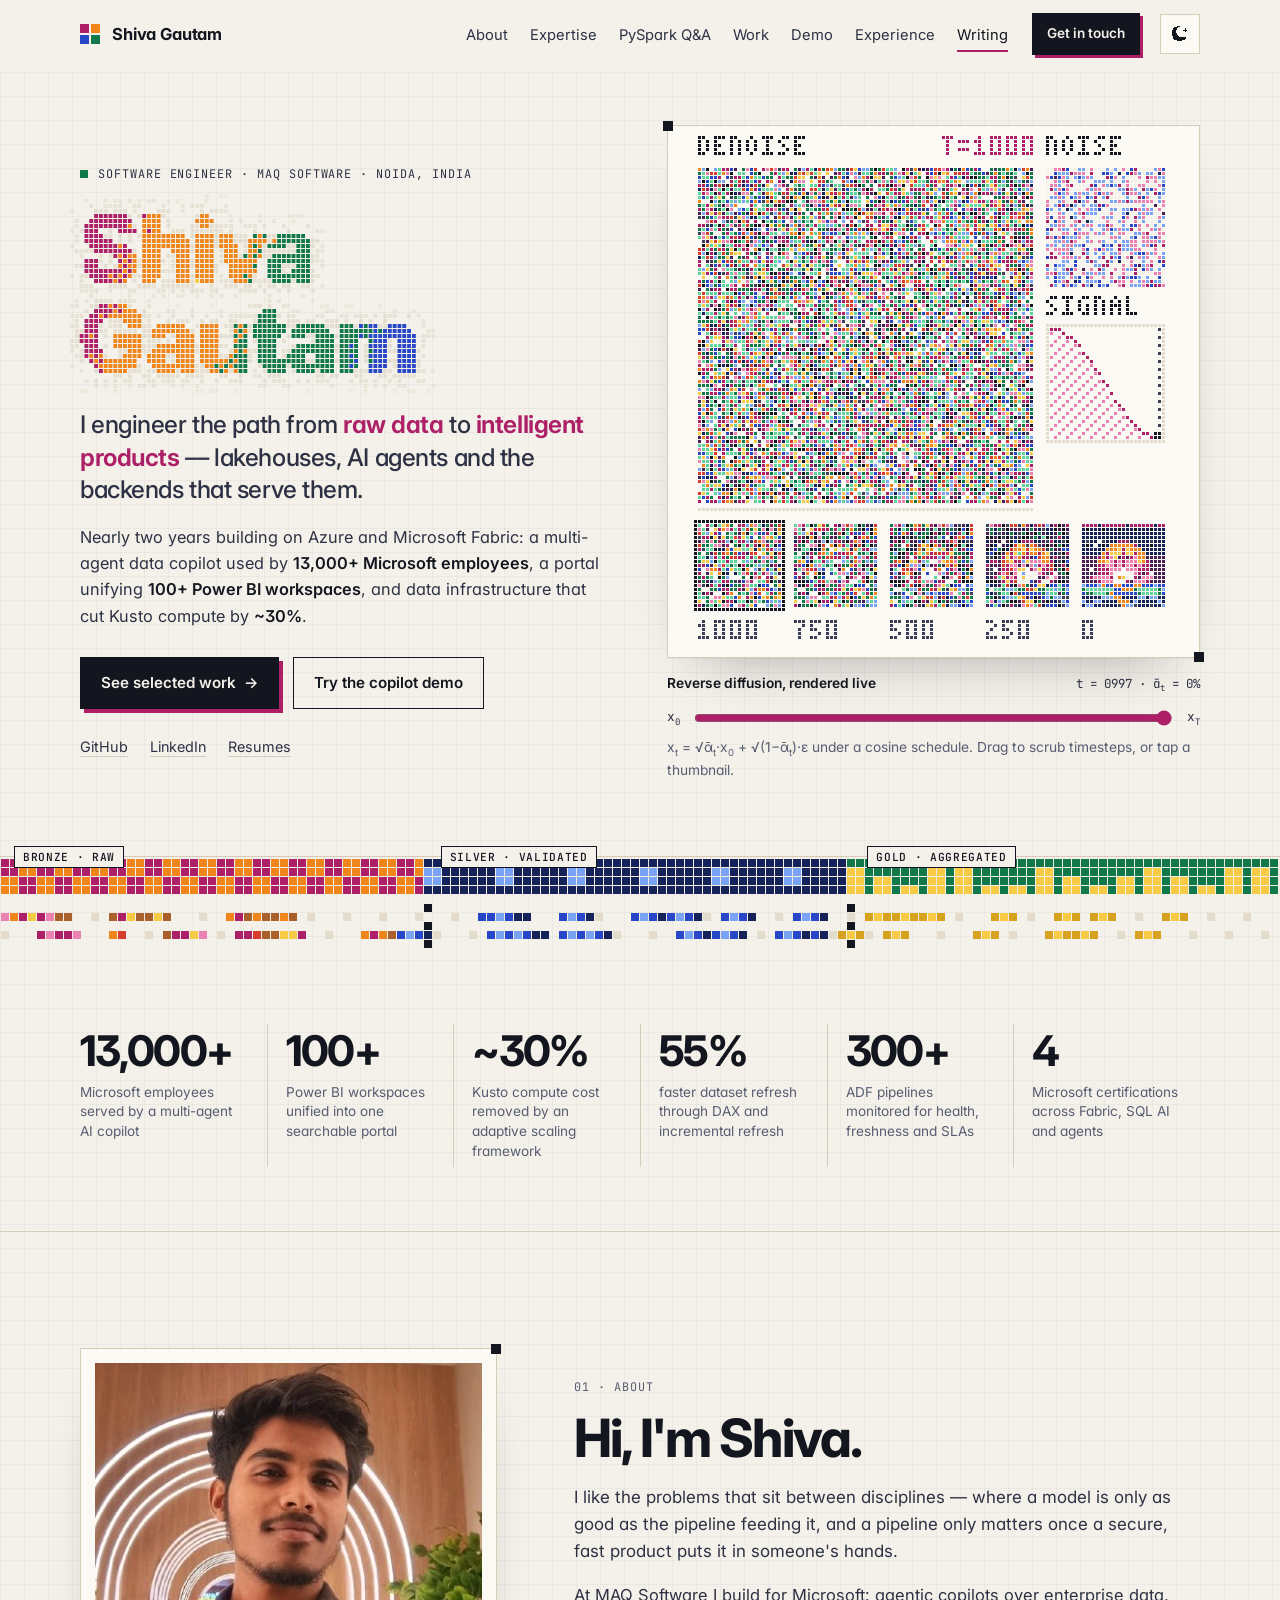
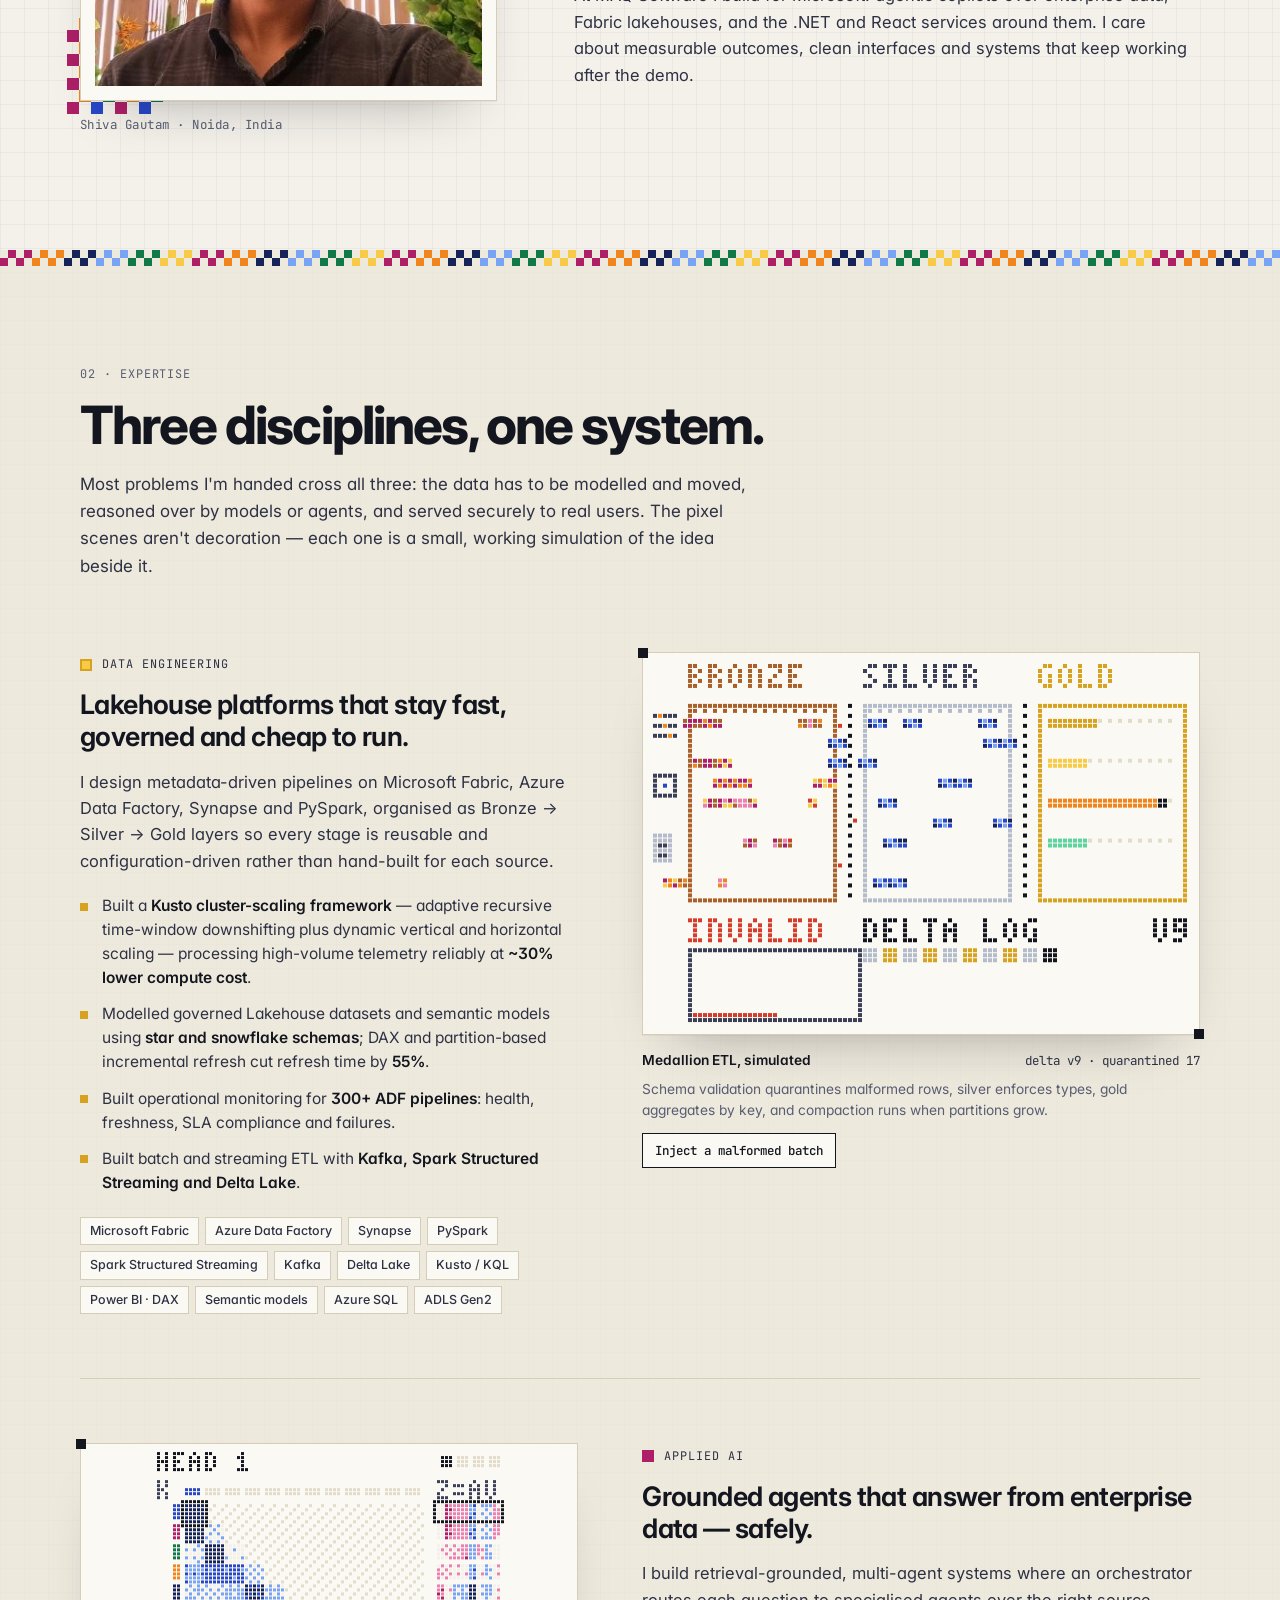
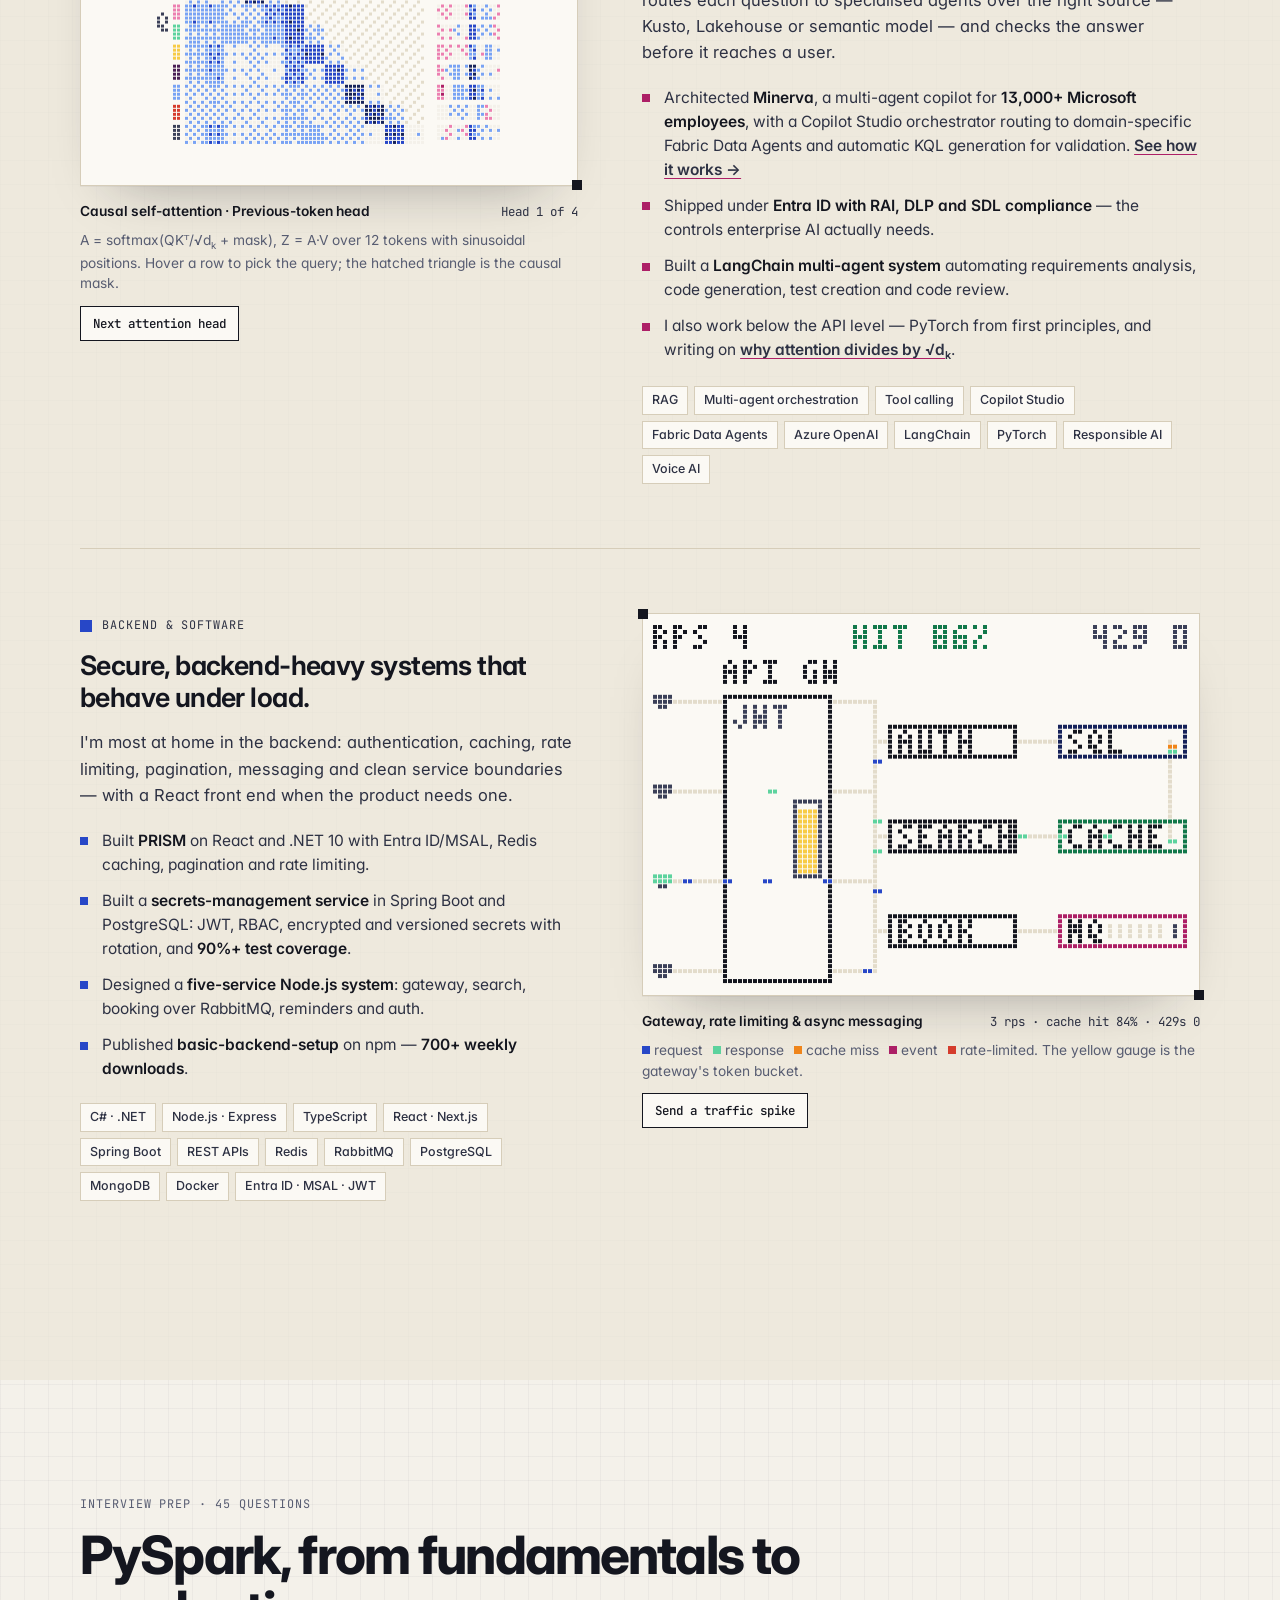
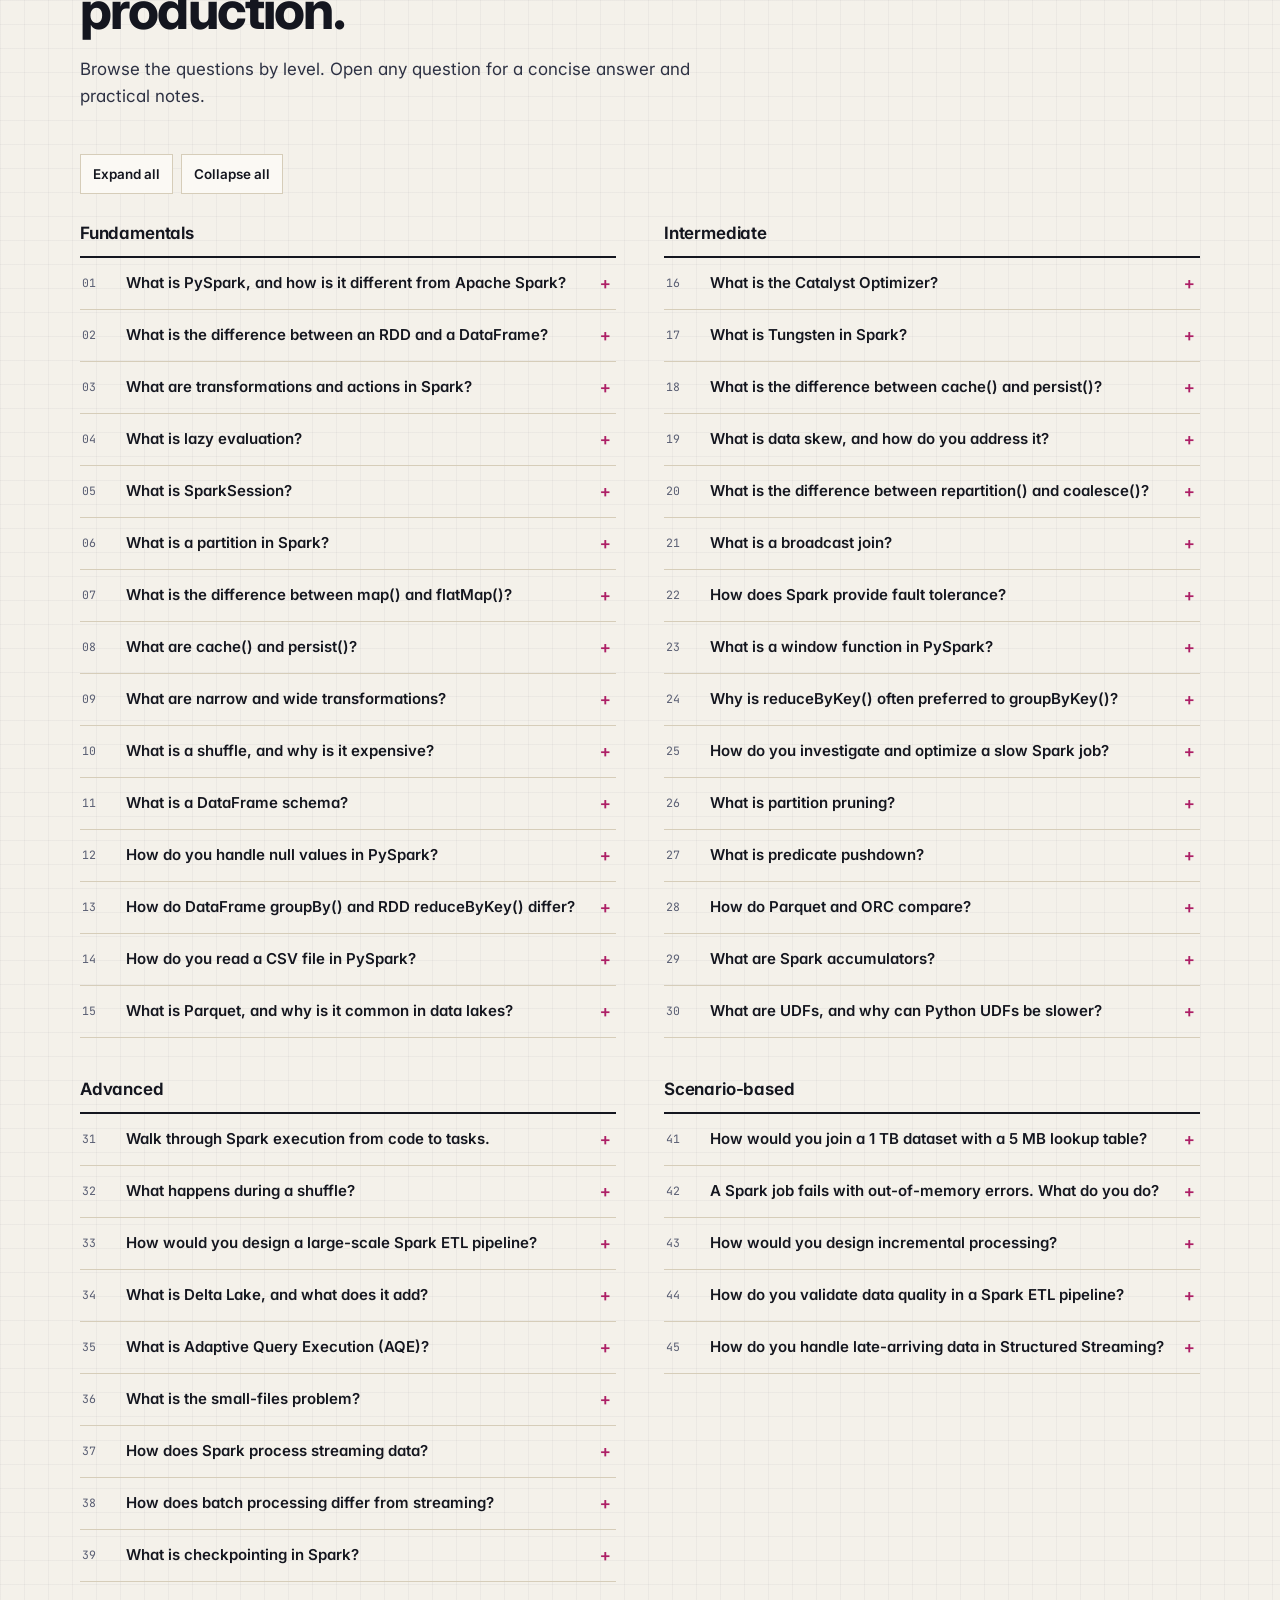
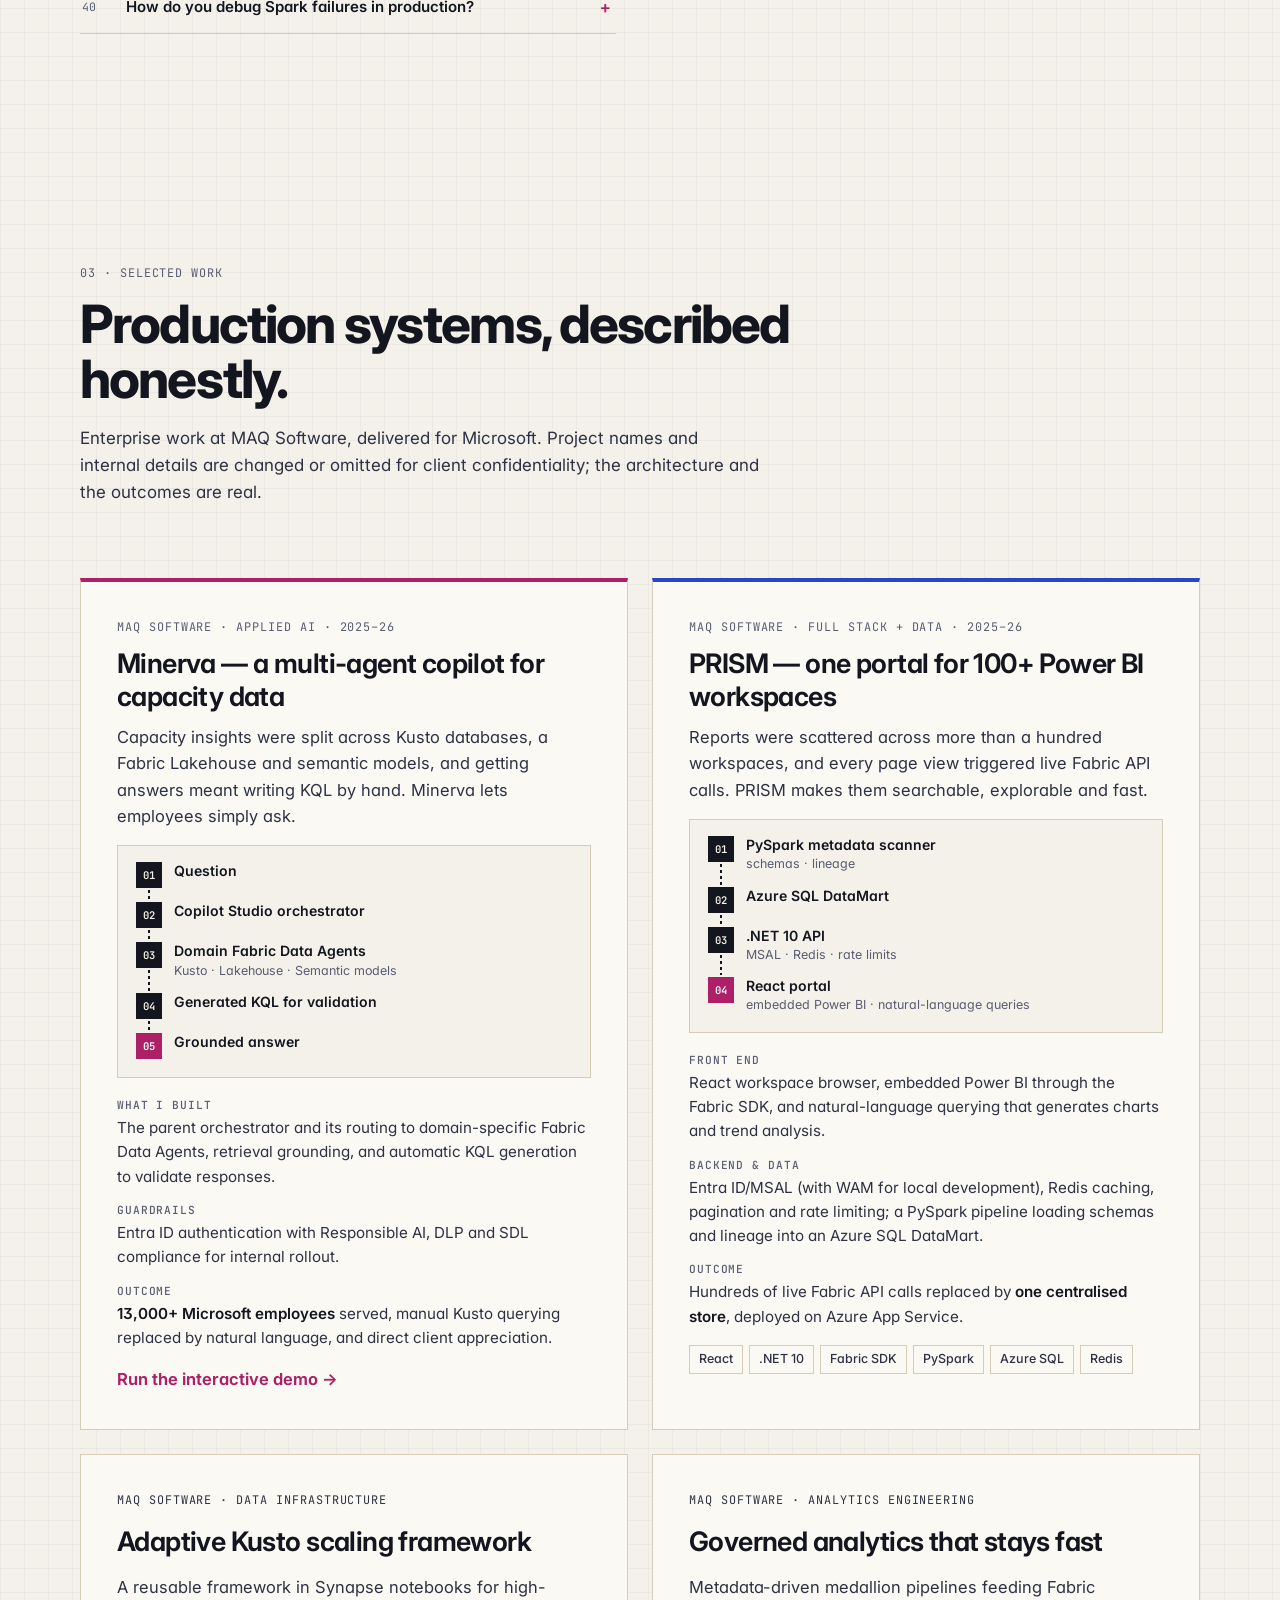
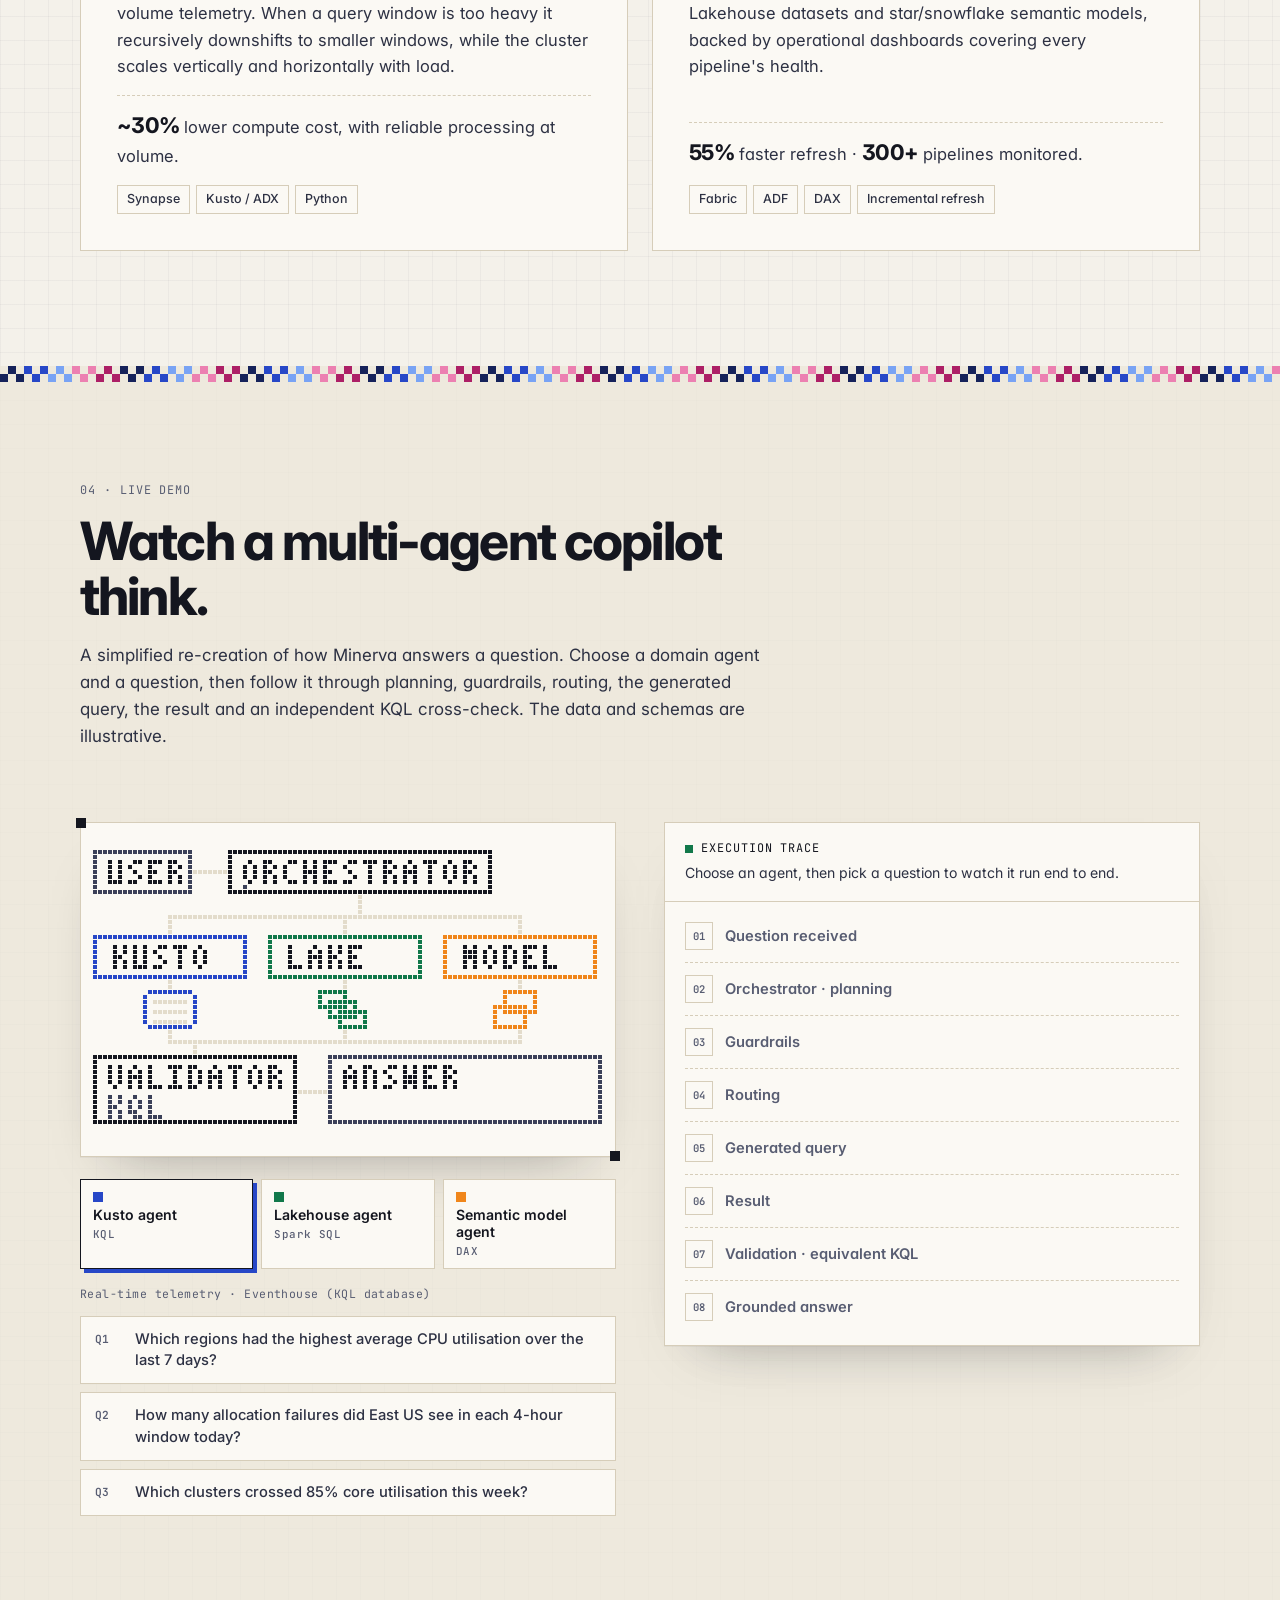
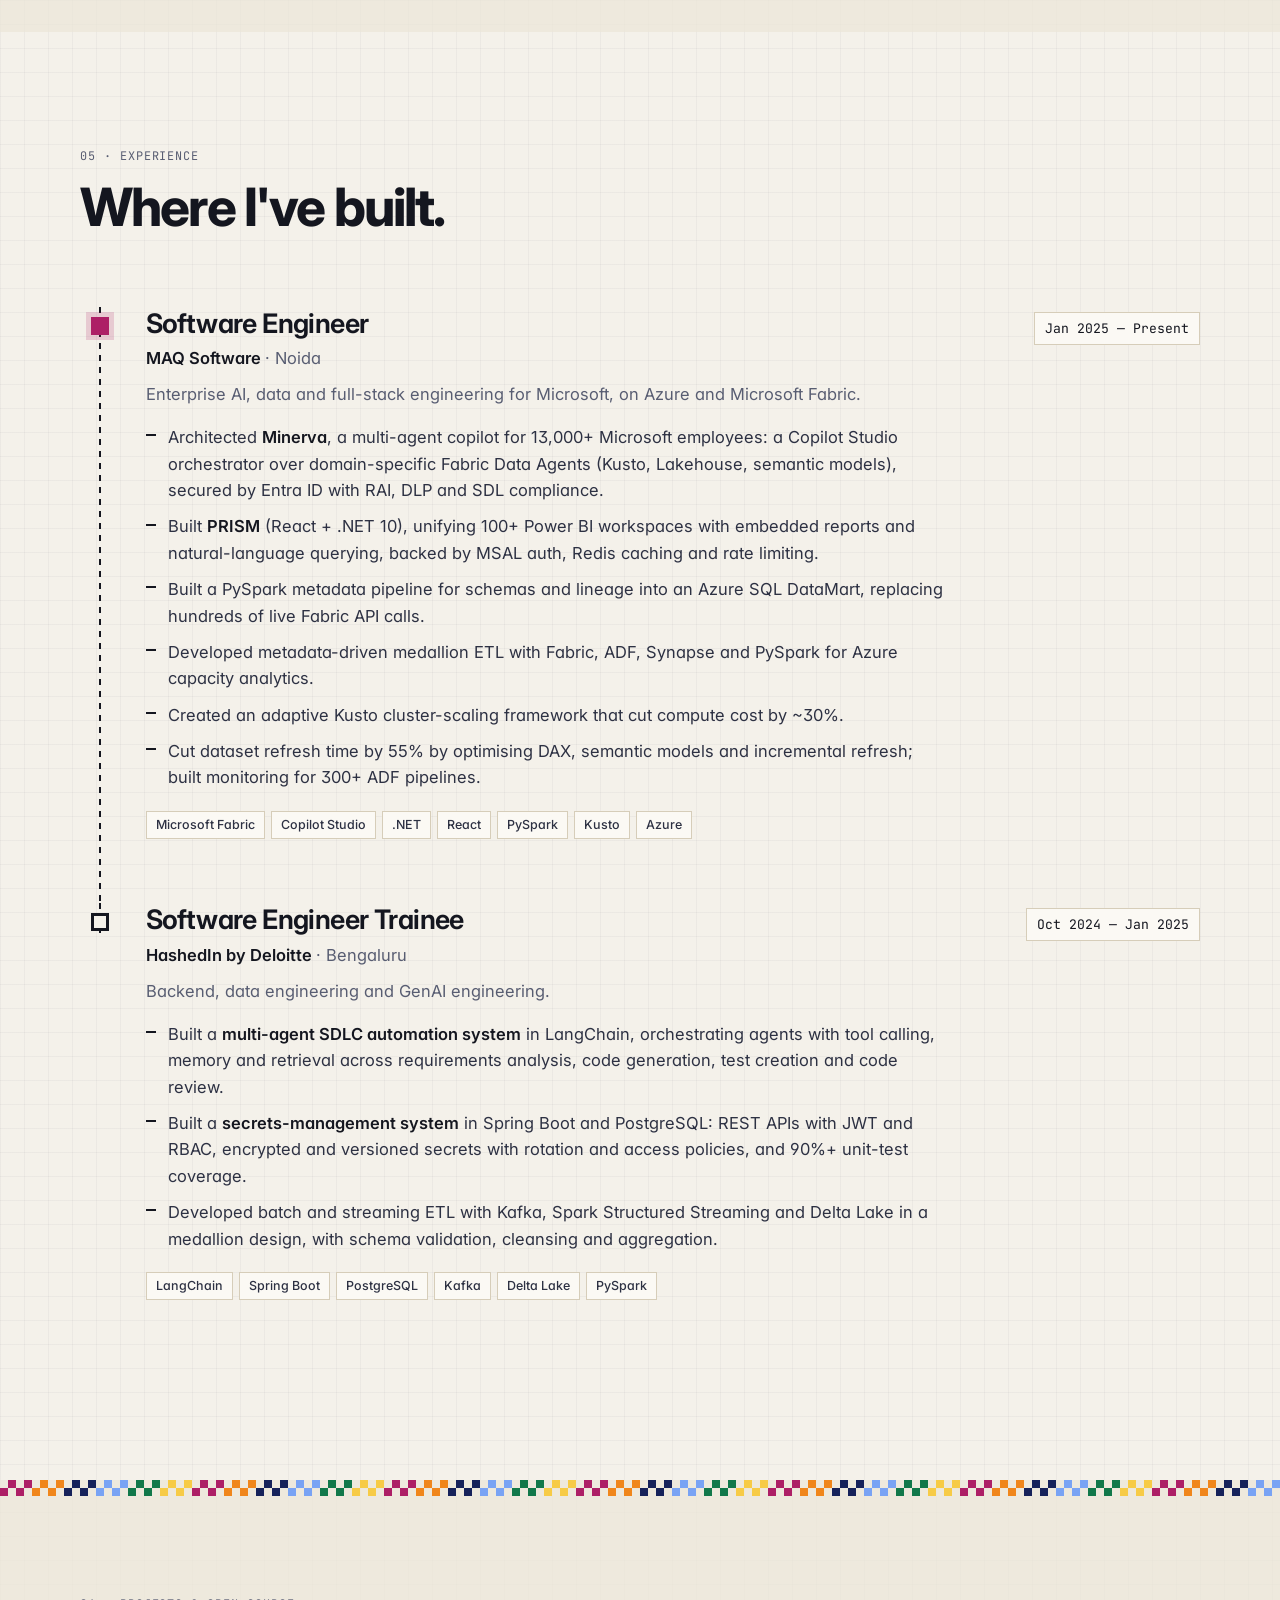
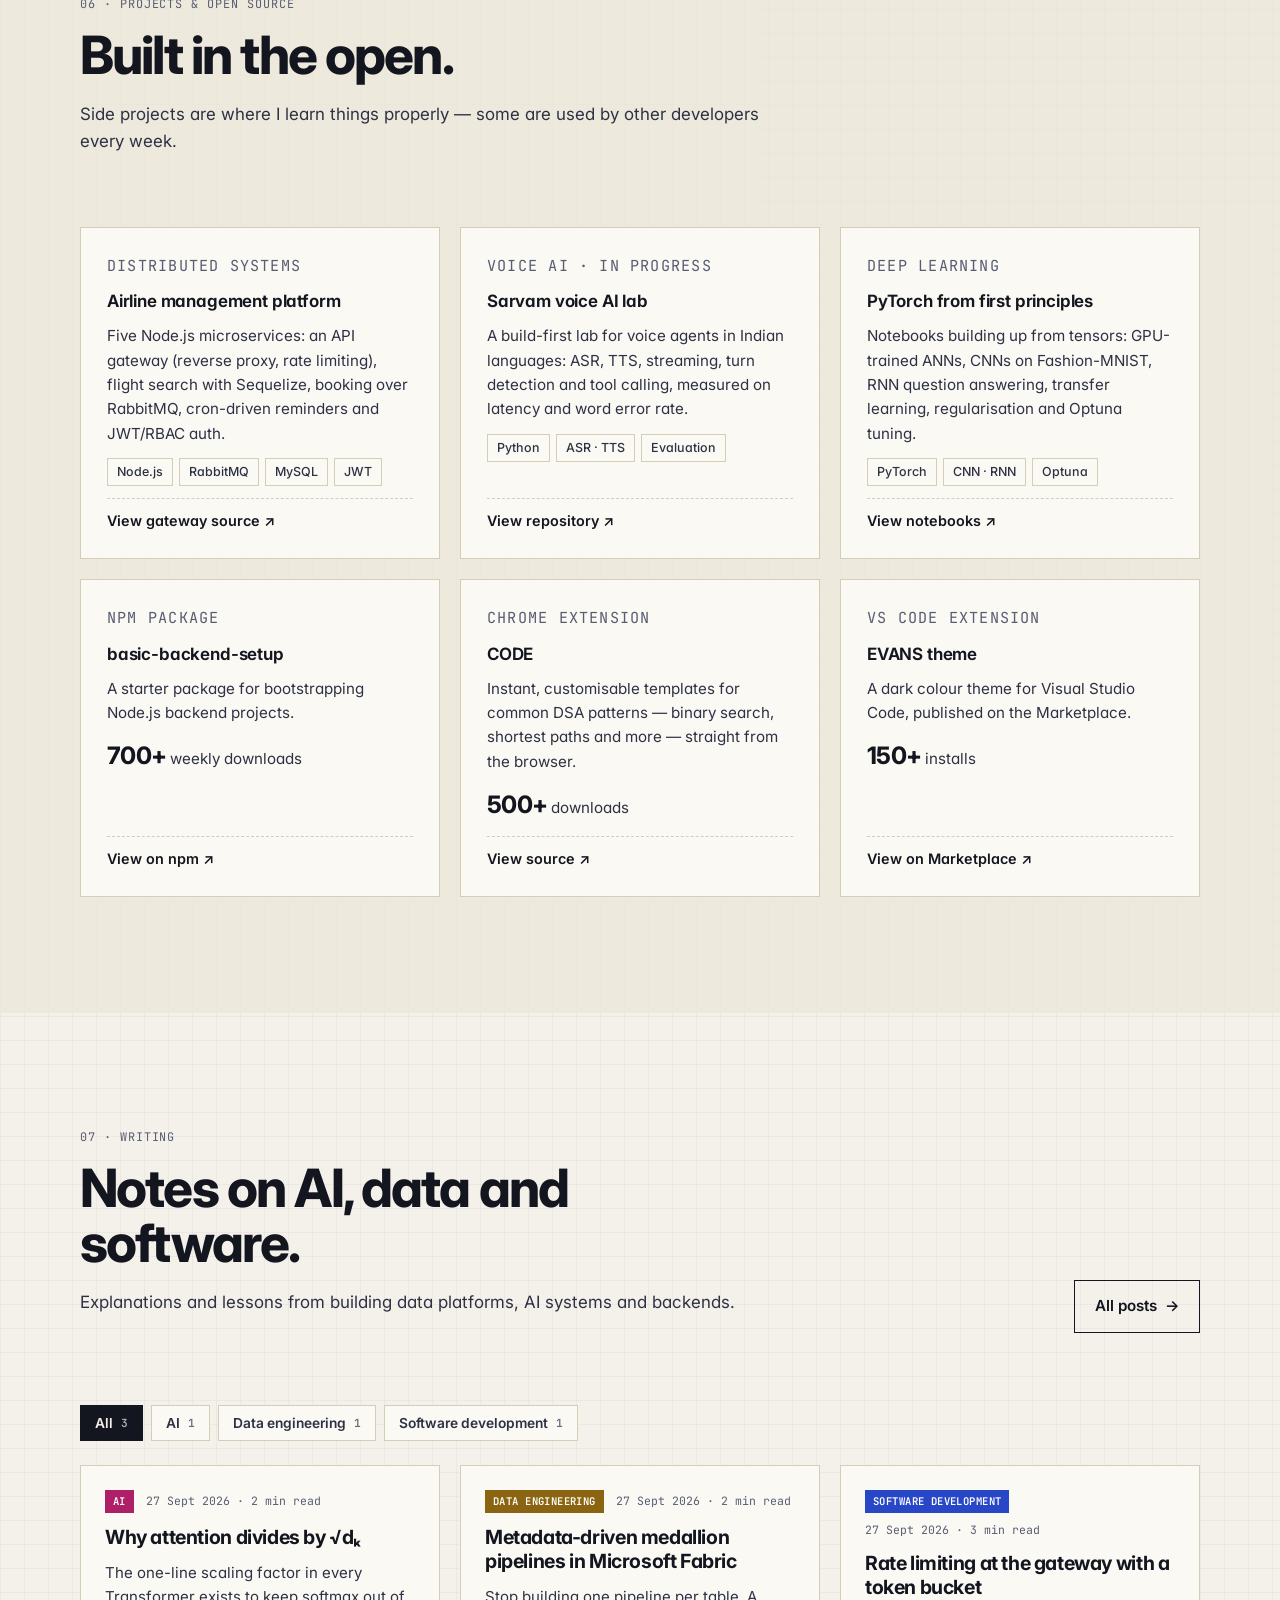
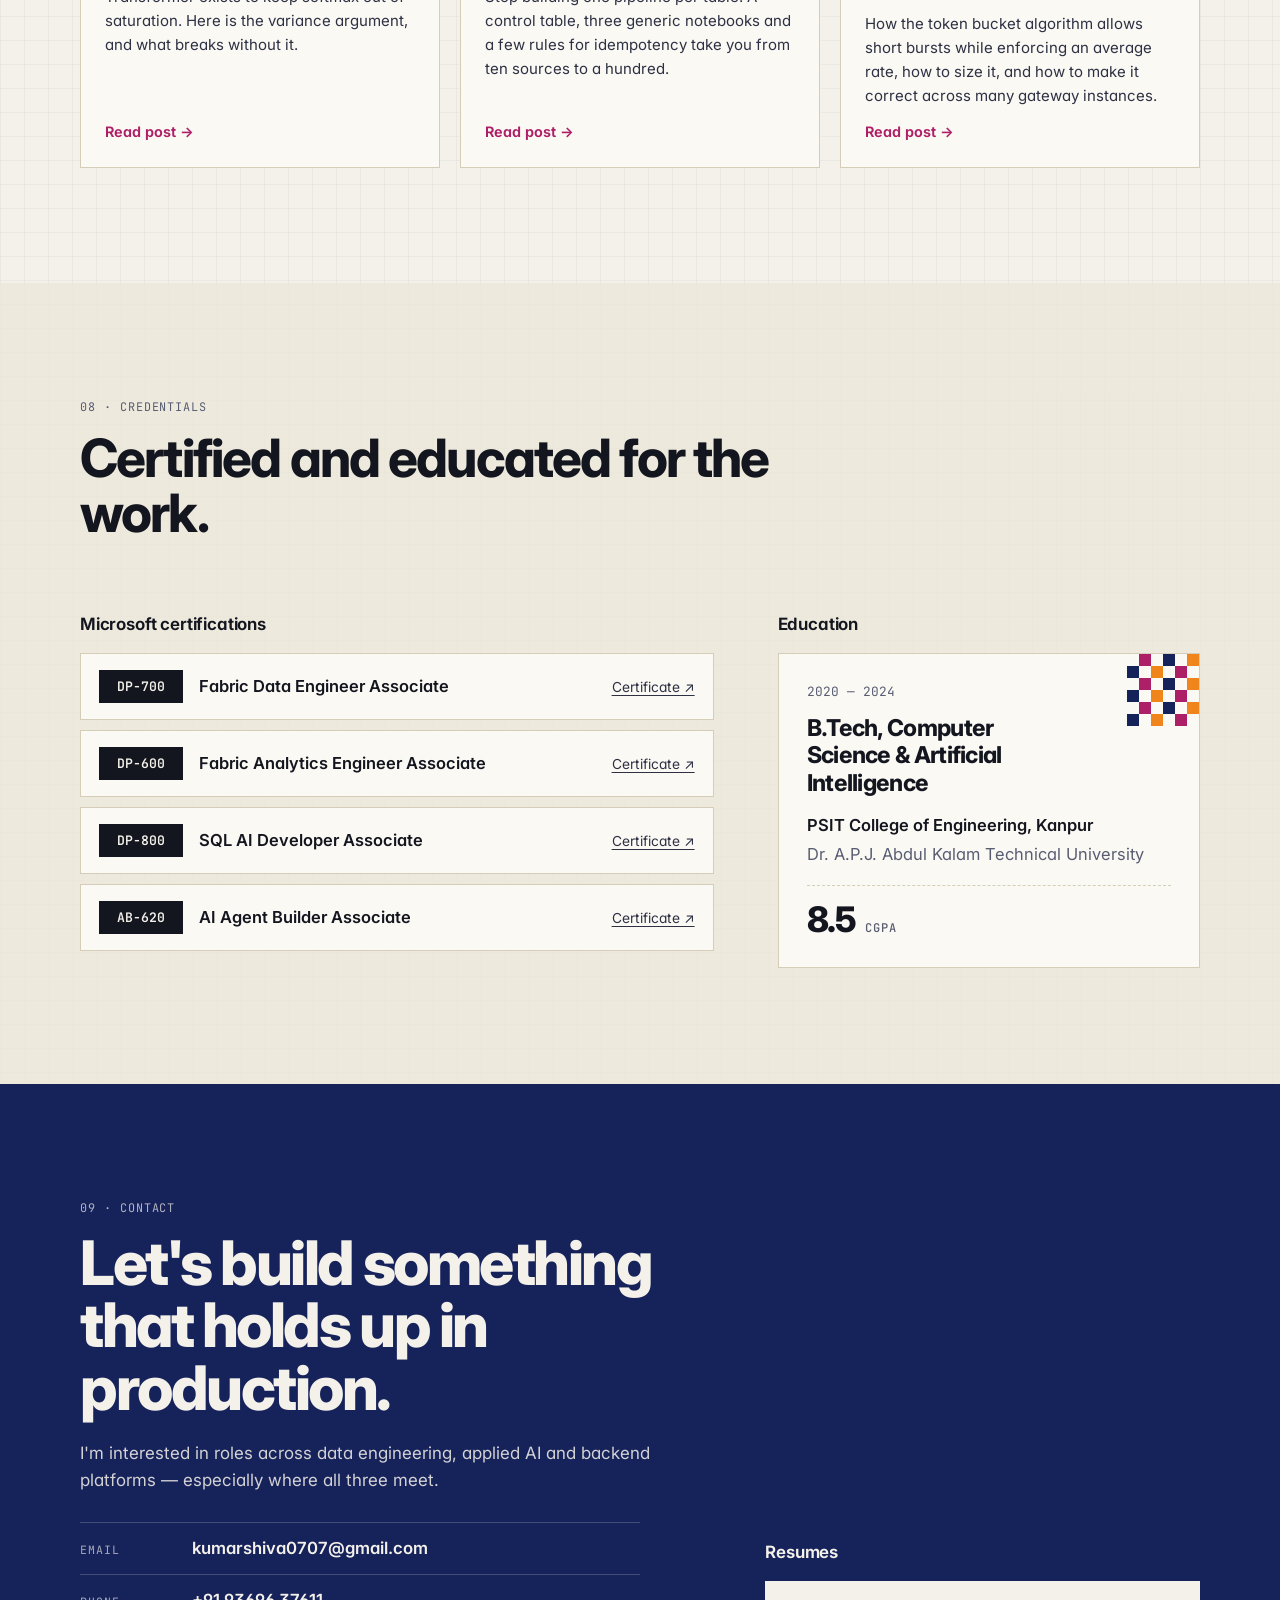
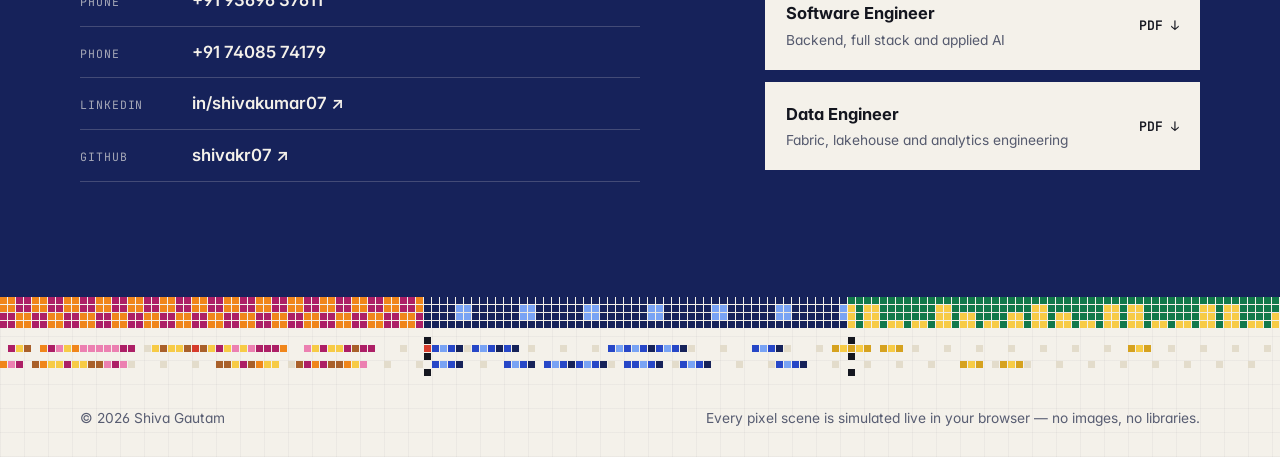
<file: index.html>
<!doctype html>
<html lang="en" data-theme="light">
<head>
  <meta charset="utf-8">
  <meta name="viewport" content="width=device-width, initial-scale=1">
  <title>Shiva Gautam — Software Engineer · Data Platforms · Applied AI</title>
  <meta name="description" content="Shiva Gautam is a software engineer at MAQ Software, Noida, building enterprise data platforms, multi-agent AI systems and secure backends on Azure and Microsoft Fabric.">
  <meta name="theme-color" content="#f4f1ea">
  <meta property="og:type" content="website">
  <meta property="og:title" content="Shiva Gautam — Software Engineer · Data Platforms · Applied AI">
  <meta property="og:description" content="Enterprise data platforms, multi-agent AI copilots and production backends on Azure and Microsoft Fabric.">
  <meta property="og:image" content="assets/shiva.jpg">
  <link rel="icon" href="assets/favicon.svg" type="image/svg+xml">
  <script>
    (function () {
      var theme = 'light';
      try {
        theme = localStorage.getItem('theme') || (matchMedia('(prefers-color-scheme: dark)').matches ? 'dark' : 'light');
      } catch (e) {}
      document.documentElement.setAttribute('data-theme', theme);
      // Hide the hero title until the pixel intro draws it; the timeout guarantees it always appears.
      if (!matchMedia('(prefers-reduced-motion: reduce)').matches) {
        document.documentElement.classList.add('title-loading');
        setTimeout(function () { document.documentElement.classList.remove('title-loading'); }, 4000);
      }
    })();
  </script>
  <link rel="preconnect" href="https://fonts.googleapis.com">
  <link rel="preconnect" href="https://fonts.gstatic.com" crossorigin>
  <link href="https://fonts.googleapis.com/css2?family=Inter:wght@400..800&family=JetBrains+Mono:wght@400;500;600&display=swap" rel="stylesheet">
  <link rel="stylesheet" href="styles.css">
  <script type="application/ld+json">
  {
    "@context": "https://schema.org",
    "@type": "Person",
    "name": "Shiva Gautam",
    "alternateName": "Shiva Kumar Gautam",
    "jobTitle": "Software Engineer",
    "worksFor": { "@type": "Organization", "name": "MAQ Software" },
    "address": { "@type": "PostalAddress", "addressLocality": "Noida", "addressCountry": "IN" },
    "alumniOf": "PSIT College of Engineering, Kanpur",
    "email": "mailto:kumarshiva0707@gmail.com",
    "image": "assets/shiva.jpg",
    "sameAs": ["https://www.linkedin.com/in/shivakumar07/", "https://github.com/shivakr07"],
    "knowsAbout": ["Data Engineering", "Microsoft Fabric", "Applied AI", "Retrieval-Augmented Generation", "Multi-agent systems", "Backend engineering", "Azure"]
  }
  </script>
</head>
<body>
  <a class="skip-link" href="#main">Skip to content</a>

  <header class="site-header">
    <nav class="nav container" aria-label="Primary">
      <a class="brand" href="#top" aria-label="Shiva Gautam — home">
        <span class="brand-mark" aria-hidden="true"><i></i><i></i><i></i><i></i></span>
        <span class="brand-name">Shiva Gautam</span>
      </a>
      <div class="nav-tools">
        <button class="theme-toggle" type="button" aria-label="Switch to dark theme" title="Toggle theme">
          <svg class="icon-moon" viewBox="0 0 16 16" shape-rendering="crispEdges" aria-hidden="true"><path d="M5 1h3v1H5zM3 2h3v1H3zM2 3h3v1H2zM1 4h3v3H1zM1 7h4v2H1zM1 9h5v1H1zM2 10h5v1H2zM2 11h11v1H2zM3 12h9v1H3zM5 13h5v1H5zM12 3h1v1h-1zM11 4h3v1h-3zM12 5h1v1h-1z"/></svg>
          <svg class="icon-sun" viewBox="0 0 16 16" shape-rendering="crispEdges" aria-hidden="true"><path d="M7 0h2v2H7zM7 14h2v2H7zM0 7h2v2H0zM14 7h2v2h-2zM2 2h2v2H2zM12 2h2v2h-2zM2 12h2v2H2zM12 12h2v2h-2zM6 4h4v1h1v1h1v4h-1v1h-1v1H6v-1H5v-1H4V6h1V5h1z"/></svg>
        </button>
        <button class="nav-toggle" type="button" aria-expanded="false" aria-controls="nav-menu">
          <span class="sr-only">Toggle navigation</span><span aria-hidden="true"></span>
        </button>
      </div>
      <div class="nav-menu" id="nav-menu">
        <ul class="nav-links">
          <li><a href="#about">About</a></li>
          <li><a href="#expertise">Expertise</a></li>
          <li><a href="#pyspark">PySpark Q&amp;A</a></li>
          <li><a href="#work">Work</a></li>
          <li><a href="#copilot">Demo</a></li>
          <li><a href="#experience">Experience</a></li>
          <li><a href="#writing">Writing</a></li>
        </ul>
        <a class="btn btn-ink btn-small" href="#contact">Get in touch</a>
      </div>
    </nav>
  </header>

  <main id="main">
    <!-- ============================== HERO ============================== -->
    <section class="hero" id="top" aria-labelledby="hero-title">
      <div class="container hero-grid">
        <div class="hero-copy">
          <p class="eyebrow"><span class="pulse" aria-hidden="true"></span>Software Engineer · MAQ Software · Noida, India</p>
          <h1 id="hero-title" class="display">Shiva Gautam</h1>
          <p class="tagline">I engineer the path from <em>raw data</em> to <em>intelligent products</em> — lakehouses, AI agents and the backends that serve them.</p>
          <p class="lede">Nearly two years building on Azure and Microsoft Fabric: a multi-agent data copilot used by <strong>13,000+ Microsoft employees</strong>, a portal unifying <strong>100+ Power BI workspaces</strong>, and data infrastructure that cut Kusto compute by <strong>~30%</strong>.</p>
          <div class="hero-actions">
            <a class="btn btn-ink" href="#work">See selected work <span aria-hidden="true">→</span></a>
            <a class="btn btn-line" href="#copilot">Try the copilot demo</a>
          </div>
          <ul class="hero-links" aria-label="Profiles">
            <li><a href="https://github.com/shivakr07" target="_blank" rel="noopener">GitHub</a></li>
            <li><a href="https://www.linkedin.com/in/shivakumar07/" target="_blank" rel="noopener">LinkedIn</a></li>
            <li><a href="#resume">Resumes</a></li>
          </ul>
        </div>

        <figure class="hero-figure">
          <div class="scene-frame scene-frame--hero">
            <canvas id="scene-diffusion" data-scene="diffusion" data-cell="4" role="img"
              aria-label="Live pixel simulation of a diffusion model. Random Gaussian noise is progressively denoised into an image of a lotus, alongside the remaining noise and the cosine signal schedule."></canvas>
          </div>
          <figcaption class="scene-caption">
            <div class="caption-row">
              <span class="caption-title">Reverse diffusion, rendered live</span>
              <span class="caption-meta mono">t = <span id="diffusion-step">1000</span> · ᾱ<sub>t</sub> = <span id="diffusion-signal">0%</span></span>
            </div>
            <label class="scrubber">
              <span class="mono">x<sub>0</sub></span>
              <input id="diffusion-t" type="range" min="0" max="1000" value="1000" aria-label="Diffusion timestep">
              <span class="mono">x<sub>T</sub></span>
            </label>
            <p class="caption-note">x<sub>t</sub> = √ᾱ<sub>t</sub>·x<sub>0</sub> + √(1−ᾱ<sub>t</sub>)·ε under a cosine schedule. Drag to scrub timesteps, or tap a thumbnail.</p>
          </figcaption>
        </figure>
      </div>

      <div class="hero-band" aria-hidden="true">
        <canvas data-scene="stream" data-cell="9" data-seed="7"></canvas>
        <div class="band-labels">
          <span style="--x: 0%">Bronze<span class="band-desc"> · raw</span></span>
          <span style="--x: 33.33%">Silver<span class="band-desc"> · validated</span></span>
          <span style="--x: 66.66%">Gold<span class="band-desc"> · aggregated</span></span>
        </div>
      </div>
    </section>

    <!-- ============================== IMPACT ============================== -->
    <section class="impact" aria-label="Impact in numbers">
      <div class="container">
        <ul class="metrics">
          <li class="reveal"><strong>13,000+</strong><span>Microsoft employees served by a multi-agent AI copilot</span></li>
          <li class="reveal"><strong>100+</strong><span>Power BI workspaces unified into one searchable portal</span></li>
          <li class="reveal"><strong>~30%</strong><span>Kusto compute cost removed by an adaptive scaling framework</span></li>
          <li class="reveal"><strong>55%</strong><span>faster dataset refresh through DAX and incremental refresh</span></li>
          <li class="reveal"><strong>300+</strong><span>ADF pipelines monitored for health, freshness and SLAs</span></li>
          <li class="reveal"><strong>4</strong><span>Microsoft certifications across Fabric, SQL AI and agents</span></li>
        </ul>
      </div>
    </section>

    <!-- ============================== ABOUT ============================== -->
    <section class="section about" id="about" aria-labelledby="about-title">
      <div class="container about-grid">
        <figure class="portrait reveal">
          <div class="portrait-frame">
            <img src="assets/shiva.jpg" alt="Portrait of Shiva Gautam" width="400" height="334" loading="lazy">
          </div>
          <figcaption class="mono">Shiva Gautam · Noida, India</figcaption>
        </figure>

        <div class="about-copy reveal">
          <p class="kicker">01 · About</p>
          <h2 id="about-title" class="h2">Hi, I'm Shiva.</h2>
          <p class="section-lede">I like the problems that sit between disciplines — where a model is only as good as the pipeline feeding it, and a pipeline only matters once a secure, fast product puts it in someone's hands.</p>
          <p class="about-text">At MAQ Software I build for Microsoft: agentic copilots over enterprise data, Fabric lakehouses, and the .NET and React services around them. I care about measurable outcomes, clean interfaces and systems that keep working after the demo.</p>
        </div>
      </div>
    </section>

    <!-- ============================== EXPERTISE ============================== -->
    <section class="section section--tint" id="expertise" aria-labelledby="expertise-title">
      <div class="pattern-rule" aria-hidden="true"></div>
      <div class="container">
        <header class="section-head reveal">
          <p class="kicker">02 · Expertise</p>
          <h2 id="expertise-title" class="h2">Three disciplines, one system.</h2>
          <p class="section-lede">Most problems I'm handed cross all three: the data has to be modelled and moved, reasoned over by models or agents, and served securely to real users. The pixel scenes aren't decoration — each one is a small, working simulation of the idea beside it.</p>
        </header>

        <!-- Data -->
        <article class="pillar reveal" id="pillar-data" aria-labelledby="pillar-data-title">
          <div class="pillar-copy">
            <p class="pillar-index mono"><span class="swatch swatch-gold" aria-hidden="true"></span>Data engineering</p>
            <h3 id="pillar-data-title" class="h3">Lakehouse platforms that stay fast, governed and cheap to run.</h3>
            <p>I design metadata-driven pipelines on Microsoft Fabric, Azure Data Factory, Synapse and PySpark, organised as Bronze → Silver → Gold layers so every stage is reusable and configuration-driven rather than hand-built for each source.</p>
            <ul class="evidence">
              <li>Built a <strong>Kusto cluster-scaling framework</strong> — adaptive recursive time-window downshifting plus dynamic vertical and horizontal scaling — processing high-volume telemetry reliably at <strong>~30% lower compute cost</strong>.</li>
              <li>Modelled governed Lakehouse datasets and semantic models using <strong>star and snowflake schemas</strong>; DAX and partition-based incremental refresh cut refresh time by <strong>55%</strong>.</li>
              <li>Built operational monitoring for <strong>300+ ADF pipelines</strong>: health, freshness, SLA compliance and failures.</li>
              <li>Built batch and streaming ETL with <strong>Kafka, Spark Structured Streaming and Delta Lake</strong>.</li>
            </ul>
            <ul class="tags" aria-label="Data engineering skills">
              <li>Microsoft Fabric</li><li>Azure Data Factory</li><li>Synapse</li><li>PySpark</li><li>Spark Structured Streaming</li><li>Kafka</li><li>Delta Lake</li><li>Kusto / KQL</li><li>Power BI · DAX</li><li>Semantic models</li><li>Azure SQL</li><li>ADLS Gen2</li>
            </ul>
          </div>
          <figure class="pillar-figure">
            <div class="scene-frame">
              <canvas id="scene-lakehouse" data-scene="lakehouse" data-cell="5" role="img"
                aria-label="Live pixel simulation of a medallion lakehouse. Raw records enter the bronze layer, malformed rows are quarantined at a validation gate, clean rows are normalised in silver and aggregated per key in gold, with a Delta transaction log recording each commit."></canvas>
            </div>
            <figcaption class="scene-caption">
              <div class="caption-row">
                <span class="caption-title">Medallion ETL, simulated</span>
                <span class="caption-meta mono">delta <span id="lake-version">v0</span> · quarantined <span id="lake-quarantine">0</span></span>
              </div>
              <p class="caption-note">Schema validation quarantines malformed rows, silver enforces types, gold aggregates by key, and compaction runs when partitions grow.</p>
              <button class="chip-btn" type="button" data-action="inject" data-target="scene-lakehouse">Inject a malformed batch</button>
            </figcaption>
          </figure>
        </article>

        <!-- AI -->
        <article class="pillar pillar--flip reveal" id="pillar-ai" aria-labelledby="pillar-ai-title">
          <div class="pillar-copy">
            <p class="pillar-index mono"><span class="swatch swatch-magenta" aria-hidden="true"></span>Applied AI</p>
            <h3 id="pillar-ai-title" class="h3">Grounded agents that answer from enterprise data — safely.</h3>
            <p>I build retrieval-grounded, multi-agent systems where an orchestrator routes each question to specialised agents over the right source — Kusto, Lakehouse or semantic model — and checks the answer before it reaches a user.</p>
            <ul class="evidence">
              <li>Architected <strong>Minerva</strong>, a multi-agent copilot for <strong>13,000+ Microsoft employees</strong>, with a Copilot Studio orchestrator routing to domain-specific Fabric Data Agents and automatic KQL generation for validation. <a href="#copilot">See how it works →</a></li>
              <li>Shipped under <strong>Entra ID with RAI, DLP and SDL compliance</strong> — the controls enterprise AI actually needs.</li>
              <li>Built a <strong>LangChain multi-agent system</strong> automating requirements analysis, code generation, test creation and code review.</li>
              <li>I also work below the API level — PyTorch from first principles, and writing on <a href="blog.html?post=why-attention-divides-by-root-dk">why attention divides by √d<sub>k</sub></a>.</li>
            </ul>
            <ul class="tags" aria-label="Applied AI skills">
              <li>RAG</li><li>Multi-agent orchestration</li><li>Tool calling</li><li>Copilot Studio</li><li>Fabric Data Agents</li><li>Azure OpenAI</li><li>LangChain</li><li>PyTorch</li><li>Responsible AI</li><li>Voice AI</li>
            </ul>
          </div>
          <figure class="pillar-figure">
            <div class="scene-frame">
              <canvas id="scene-attention" data-scene="attention" data-cell="4" role="img"
                aria-label="Live pixel simulation of causal multi-head self-attention. A twelve-token attention matrix computed with softmax of Q times K transpose over root d, with the future masked, feeding an output matrix Z equals A times V. Heads cycle between previous-token, attention-sink, local-window and content-routing patterns."></canvas>
            </div>
            <figcaption class="scene-caption">
              <div class="caption-row">
                <span class="caption-title">Causal self-attention · <span id="attention-name">Previous-token head</span></span>
                <span class="caption-meta mono" id="attention-head">Head 1 of 4</span>
              </div>
              <p class="caption-note">A = softmax(QKᵀ/√d<sub>k</sub> + mask), Z = A·V over 12 tokens with sinusoidal positions. Hover a row to pick the query; the hatched triangle is the causal mask.</p>
              <button class="chip-btn" type="button" data-action="nextHead" data-target="scene-attention">Next attention head</button>
            </figcaption>
          </figure>
        </article>

        <!-- Software -->
        <article class="pillar reveal" id="pillar-software" aria-labelledby="pillar-software-title">
          <div class="pillar-copy">
            <p class="pillar-index mono"><span class="swatch swatch-blue" aria-hidden="true"></span>Backend &amp; software</p>
            <h3 id="pillar-software-title" class="h3">Secure, backend-heavy systems that behave under load.</h3>
            <p>I'm most at home in the backend: authentication, caching, rate limiting, pagination, messaging and clean service boundaries — with a React front end when the product needs one.</p>
            <ul class="evidence">
              <li>Built <strong>PRISM</strong> on React and .NET 10 with Entra ID/MSAL, Redis caching, pagination and rate limiting.</li>
              <li>Built a <strong>secrets-management service</strong> in Spring Boot and PostgreSQL: JWT, RBAC, encrypted and versioned secrets with rotation, and <strong>90%+ test coverage</strong>.</li>
              <li>Designed a <strong>five-service Node.js system</strong>: gateway, search, booking over RabbitMQ, reminders and auth.</li>
              <li>Published <strong>basic-backend-setup</strong> on npm — <strong>700+ weekly downloads</strong>.</li>
            </ul>
            <ul class="tags" aria-label="Backend and software skills">
              <li>C# · .NET</li><li>Node.js · Express</li><li>TypeScript</li><li>React · Next.js</li><li>Spring Boot</li><li>REST APIs</li><li>Redis</li><li>RabbitMQ</li><li>PostgreSQL</li><li>MongoDB</li><li>Docker</li><li>Entra ID · MSAL · JWT</li>
            </ul>
          </div>
          <figure class="pillar-figure">
            <div class="scene-frame">
              <canvas id="scene-services" data-scene="services" data-cell="5" role="img"
                aria-label="Live pixel simulation of a microservice system. Client requests pass through an API gateway guarded by a token-bucket rate limiter, are routed to auth, search and booking services, served through a cache-aside Redis layer backed by SQL, and booking events are queued for an asynchronous worker."></canvas>
            </div>
            <figcaption class="scene-caption">
              <div class="caption-row">
                <span class="caption-title">Gateway, rate limiting &amp; async messaging</span>
                <span class="caption-meta mono"><span id="svc-rps">0</span> rps · cache hit <span id="svc-hit">0%</span> · 429s <span id="svc-429">0</span></span>
              </div>
              <p class="caption-note"><span class="dot dot-blue"></span>request <span class="dot dot-mint"></span>response <span class="dot dot-orange"></span>cache miss <span class="dot dot-magenta"></span>event <span class="dot dot-red"></span>rate-limited. The yellow gauge is the gateway's token bucket.</p>
              <button class="chip-btn" type="button" data-action="spike" data-target="scene-services">Send a traffic spike</button>
            </figcaption>
          </figure>
        </article>
      </div>
    </section>

    <!-- ============================== PYSPARK INTERVIEW QUESTIONS ============================== -->
    <section class="section" id="pyspark" aria-labelledby="pyspark-title">
      <div class="container">
        <header class="section-head reveal">
          <p class="kicker">Interview prep · 45 questions</p>
          <h2 id="pyspark-title" class="h2">PySpark, from fundamentals to production.</h2>
          <p class="section-lede">Browse the questions by level. Open any question for a concise answer and practical notes.</p>
        </header>
        <div class="pyspark-tools" role="group" aria-label="Question list controls">
          <button class="pyspark-control" type="button" data-pyspark-action="expand">Expand all</button>
          <button class="pyspark-control" type="button" data-pyspark-action="collapse">Collapse all</button>
        </div>
        <div class="pyspark-groups" id="pyspark-questions"></div>
      </div>
    </section>

    <!-- ============================== SELECTED WORK ============================== -->
    <section class="section" id="work" aria-labelledby="work-title">
      <div class="container">
        <header class="section-head reveal">
          <p class="kicker">03 · Selected work</p>
          <h2 id="work-title" class="h2">Production systems, described honestly.</h2>
          <p class="section-lede">Enterprise work at MAQ Software, delivered for Microsoft. Project names and internal details are changed or omitted for client confidentiality; the architecture and the outcomes are real.</p>
        </header>

        <div class="cases">
          <article class="case case--feature reveal" aria-labelledby="case-minerva">
            <div class="case-top">
              <p class="case-meta mono">MAQ Software · Applied AI · 2025–26</p>
              <h3 id="case-minerva" class="h3">Minerva — a multi-agent copilot for capacity data</h3>
              <p class="case-summary">Capacity insights were split across Kusto databases, a Fabric Lakehouse and semantic models, and getting answers meant writing KQL by hand. Minerva lets employees simply ask.</p>
            </div>
            <ol class="flow" aria-label="Minerva request flow">
              <li>Question</li>
              <li>Copilot Studio orchestrator</li>
              <li>Domain Fabric Data Agents<small>Kusto · Lakehouse · Semantic models</small></li>
              <li>Generated KQL for validation</li>
              <li>Grounded answer</li>
            </ol>
            <dl class="case-grid">
              <div><dt>What I built</dt><dd>The parent orchestrator and its routing to domain-specific Fabric Data Agents, retrieval grounding, and automatic KQL generation to validate responses.</dd></div>
              <div><dt>Guardrails</dt><dd>Entra ID authentication with Responsible AI, DLP and SDL compliance for internal rollout.</dd></div>
              <div><dt>Outcome</dt><dd><strong>13,000+ Microsoft employees</strong> served, manual Kusto querying replaced by natural language, and direct client appreciation.</dd></div>
            </dl>
            <a class="case-link" href="#copilot">Run the interactive demo <span aria-hidden="true">→</span></a>
          </article>

          <article class="case case--feature reveal" aria-labelledby="case-prism">
            <div class="case-top">
              <p class="case-meta mono">MAQ Software · Full stack + data · 2025–26</p>
              <h3 id="case-prism" class="h3">PRISM — one portal for 100+ Power BI workspaces</h3>
              <p class="case-summary">Reports were scattered across more than a hundred workspaces, and every page view triggered live Fabric API calls. PRISM makes them searchable, explorable and fast.</p>
            </div>
            <ol class="flow" aria-label="PRISM architecture">
              <li>PySpark metadata scanner<small>schemas · lineage</small></li>
              <li>Azure SQL DataMart</li>
              <li>.NET 10 API<small>MSAL · Redis · rate limits</small></li>
              <li>React portal<small>embedded Power BI · natural-language queries</small></li>
            </ol>
            <dl class="case-grid">
              <div><dt>Front end</dt><dd>React workspace browser, embedded Power BI through the Fabric SDK, and natural-language querying that generates charts and trend analysis.</dd></div>
              <div><dt>Backend &amp; data</dt><dd>Entra ID/MSAL (with WAM for local development), Redis caching, pagination and rate limiting; a PySpark pipeline loading schemas and lineage into an Azure SQL DataMart.</dd></div>
              <div><dt>Outcome</dt><dd>Hundreds of live Fabric API calls replaced by <strong>one centralised store</strong>, deployed on Azure App Service.</dd></div>
            </dl>
            <ul class="tags"><li>React</li><li>.NET 10</li><li>Fabric SDK</li><li>PySpark</li><li>Azure SQL</li><li>Redis</li></ul>
          </article>

          <article class="case reveal" aria-labelledby="case-kusto">
            <p class="case-meta mono">MAQ Software · Data infrastructure</p>
            <h3 id="case-kusto" class="h3">Adaptive Kusto scaling framework</h3>
            <p>A reusable framework in Synapse notebooks for high-volume telemetry. When a query window is too heavy it recursively downshifts to smaller windows, while the cluster scales vertically and horizontally with load.</p>
            <p class="case-outcome"><strong>~30%</strong> lower compute cost, with reliable processing at volume.</p>
            <ul class="tags"><li>Synapse</li><li>Kusto / ADX</li><li>Python</li></ul>
          </article>

          <article class="case reveal" aria-labelledby="case-analytics">
            <p class="case-meta mono">MAQ Software · Analytics engineering</p>
            <h3 id="case-analytics" class="h3">Governed analytics that stays fast</h3>
            <p>Metadata-driven medallion pipelines feeding Fabric Lakehouse datasets and star/snowflake semantic models, backed by operational dashboards covering every pipeline's health.</p>
            <p class="case-outcome"><strong>55%</strong> faster refresh · <strong>300+</strong> pipelines monitored.</p>
            <ul class="tags"><li>Fabric</li><li>ADF</li><li>DAX</li><li>Incremental refresh</li></ul>
          </article>
        </div>
      </div>
    </section>

    <!-- ============================== COPILOT DEMO ============================== -->
    <section class="section section--tint copilot" id="copilot" aria-labelledby="copilot-title">
      <div class="pattern-rule pattern-rule--ai" aria-hidden="true"></div>
      <div class="container">
        <header class="section-head reveal">
          <p class="kicker">04 · Live demo</p>
          <h2 id="copilot-title" class="h2">Watch a multi-agent copilot think.</h2>
          <p class="section-lede">A simplified re-creation of how Minerva answers a question. Choose a domain agent and a question, then follow it through planning, guardrails, routing, the generated query, the result and an independent KQL cross-check. The data and schemas are illustrative.</p>
        </header>

        <div class="copilot-grid">
          <div class="copilot-left">
            <div class="scene-frame scene-frame--agents">
              <canvas id="scene-agents" data-scene="agents" data-cell="5" role="img"
                aria-label="Pixel diagram of the multi-agent flow: the user's question goes to an orchestrator, which routes it to a Kusto, Lakehouse or semantic-model agent, each with its data source. The result passes through a KQL validator before the answer is returned."></canvas>
            </div>
            <div class="agent-tabs" role="tablist" aria-label="Domain agents"></div>
            <div class="agent-questions" id="agent-questions" role="tabpanel"></div>
          </div>

          <div class="copilot-right">
            <div class="trace-panel">
              <div class="trace-head">
                <p class="trace-title mono"><span class="trace-dot" aria-hidden="true"></span>Execution trace</p>
                <p class="trace-status" role="status" aria-live="polite"></p>
              </div>
              <ol class="trace"></ol>
            </div>
          </div>
        </div>
      </div>
    </section>

    <!-- ============================== EXPERIENCE ============================== -->
    <section class="section" id="experience" aria-labelledby="experience-title">
      <div class="container">
        <header class="section-head reveal">
          <p class="kicker">05 · Experience</p>
          <h2 id="experience-title" class="h2">Where I've built.</h2>
        </header>

        <ol class="timeline">
          <li class="role reveal">
            <div class="role-rail" aria-hidden="true"><span class="node node-now"></span></div>
            <div class="role-body">
              <header class="role-head">
                <div>
                  <h3 class="h3">Software Engineer</h3>
                  <p class="role-org">MAQ Software <span class="role-place">· Noida</span></p>
                </div>
                <p class="role-dates mono">Jan 2025 — Present</p>
              </header>
              <p class="role-summary">Enterprise AI, data and full-stack engineering for Microsoft, on Azure and Microsoft Fabric.</p>
              <ul class="role-points">
                <li>Architected <strong>Minerva</strong>, a multi-agent copilot for 13,000+ Microsoft employees: a Copilot Studio orchestrator over domain-specific Fabric Data Agents (Kusto, Lakehouse, semantic models), secured by Entra ID with RAI, DLP and SDL compliance.</li>
                <li>Built <strong>PRISM</strong> (React + .NET 10), unifying 100+ Power BI workspaces with embedded reports and natural-language querying, backed by MSAL auth, Redis caching and rate limiting.</li>
                <li>Built a PySpark metadata pipeline for schemas and lineage into an Azure SQL DataMart, replacing hundreds of live Fabric API calls.</li>
                <li>Developed metadata-driven medallion ETL with Fabric, ADF, Synapse and PySpark for Azure capacity analytics.</li>
                <li>Created an adaptive Kusto cluster-scaling framework that cut compute cost by ~30%.</li>
                <li>Cut dataset refresh time by 55% by optimising DAX, semantic models and incremental refresh; built monitoring for 300+ ADF pipelines.</li>
              </ul>
              <ul class="tags"><li>Microsoft Fabric</li><li>Copilot Studio</li><li>.NET</li><li>React</li><li>PySpark</li><li>Kusto</li><li>Azure</li></ul>
            </div>
          </li>

          <li class="role reveal">
            <div class="role-rail" aria-hidden="true"><span class="node"></span></div>
            <div class="role-body">
              <header class="role-head">
                <div>
                  <h3 class="h3">Software Engineer Trainee</h3>
                  <p class="role-org">HashedIn by Deloitte <span class="role-place">· Bengaluru</span></p>
                </div>
                <p class="role-dates mono">Oct 2024 — Jan 2025</p>
              </header>
              <p class="role-summary">Backend, data engineering and GenAI engineering.</p>
              <ul class="role-points">
                <li>Built a <strong>multi-agent SDLC automation system</strong> in LangChain, orchestrating agents with tool calling, memory and retrieval across requirements analysis, code generation, test creation and code review.</li>
                <li>Built a <strong>secrets-management system</strong> in Spring Boot and PostgreSQL: REST APIs with JWT and RBAC, encrypted and versioned secrets with rotation and access policies, and 90%+ unit-test coverage.</li>
                <li>Developed batch and streaming ETL with Kafka, Spark Structured Streaming and Delta Lake in a medallion design, with schema validation, cleansing and aggregation.</li>
              </ul>
              <ul class="tags"><li>LangChain</li><li>Spring Boot</li><li>PostgreSQL</li><li>Kafka</li><li>Delta Lake</li><li>PySpark</li></ul>
            </div>
          </li>
        </ol>
      </div>
    </section>

    <!-- ============================== PROJECTS ============================== -->
    <section class="section section--tint" id="projects" aria-labelledby="projects-title">
      <div class="pattern-rule" aria-hidden="true"></div>
      <div class="container">
        <header class="section-head reveal">
          <p class="kicker">06 · Projects &amp; open source</p>
          <h2 id="projects-title" class="h2">Built in the open.</h2>
          <p class="section-lede">Side projects are where I learn things properly — some are used by other developers every week.</p>
        </header>

        <ul class="projects">
          <li class="project reveal">
            <p class="project-type mono">Distributed systems</p>
            <h3 class="h4">Airline management platform</h3>
            <p>Five Node.js microservices: an API gateway (reverse proxy, rate limiting), flight search with Sequelize, booking over RabbitMQ, cron-driven reminders and JWT/RBAC auth.</p>
            <ul class="tags"><li>Node.js</li><li>RabbitMQ</li><li>MySQL</li><li>JWT</li></ul>
            <a class="project-link" href="https://github.com/shivakr07/api_gateway" target="_blank" rel="noopener">View gateway source <span aria-hidden="true">↗</span></a>
          </li>
          <li class="project reveal">
            <p class="project-type mono">Voice AI · in progress</p>
            <h3 class="h4">Sarvam voice AI lab</h3>
            <p>A build-first lab for voice agents in Indian languages: ASR, TTS, streaming, turn detection and tool calling, measured on latency and word error rate.</p>
            <ul class="tags"><li>Python</li><li>ASR · TTS</li><li>Evaluation</li></ul>
            <a class="project-link" href="https://github.com/shivakr07/Sarvam" target="_blank" rel="noopener">View repository <span aria-hidden="true">↗</span></a>
          </li>
          <li class="project reveal">
            <p class="project-type mono">Deep learning</p>
            <h3 class="h4">PyTorch from first principles</h3>
            <p>Notebooks building up from tensors: GPU-trained ANNs, CNNs on Fashion-MNIST, RNN question answering, transfer learning, regularisation and Optuna tuning.</p>
            <ul class="tags"><li>PyTorch</li><li>CNN · RNN</li><li>Optuna</li></ul>
            <a class="project-link" href="https://github.com/shivakr07/Pytorch_ML" target="_blank" rel="noopener">View notebooks <span aria-hidden="true">↗</span></a>
          </li>
          <li class="project reveal">
            <p class="project-type mono">npm package</p>
            <h3 class="h4">basic-backend-setup</h3>
            <p>A starter package for bootstrapping Node.js backend projects.</p>
            <p class="project-stat"><strong>700+</strong> weekly downloads</p>
            <a class="project-link" href="https://www.npmjs.com/package/basic-backend-setup" target="_blank" rel="noopener">View on npm <span aria-hidden="true">↗</span></a>
          </li>
          <li class="project reveal">
            <p class="project-type mono">Chrome extension</p>
            <h3 class="h4">CODE</h3>
            <p>Instant, customisable templates for common DSA patterns — binary search, shortest paths and more — straight from the browser.</p>
            <p class="project-stat"><strong>500+</strong> downloads</p>
            <a class="project-link" href="https://github.com/shivakr07/CODE" target="_blank" rel="noopener">View source <span aria-hidden="true">↗</span></a>
          </li>
          <li class="project reveal">
            <p class="project-type mono">VS Code extension</p>
            <h3 class="h4">EVANS theme</h3>
            <p>A dark colour theme for Visual Studio Code, published on the Marketplace.</p>
            <p class="project-stat"><strong>150+</strong> installs</p>
            <a class="project-link" href="https://marketplace.visualstudio.com/items?itemName=Evans.awesome-vscode-theme" target="_blank" rel="noopener">View on Marketplace <span aria-hidden="true">↗</span></a>
          </li>
        </ul>
      </div>
    </section>

    <!-- ============================== WRITING ============================== -->
    <section class="section" id="writing" aria-labelledby="writing-title">
      <div class="container">
        <header class="section-head section-head--split reveal">
          <div>
            <p class="kicker">07 · Writing</p>
            <h2 id="writing-title" class="h2">Notes on AI, data and software.</h2>
            <p class="section-lede">Explanations and lessons from building data platforms, AI systems and backends.</p>
          </div>
          <a class="btn btn-line" href="blog.html">All posts <span aria-hidden="true">→</span></a>
        </header>
        <div class="filters" role="group" aria-label="Filter posts by category"></div>
        <ul class="posts"></ul>
      </div>
    </section>

    <!-- ============================== CREDENTIALS ============================== -->
    <section class="section section--tint" id="credentials" aria-labelledby="credentials-title">
      <div class="container">
        <header class="section-head reveal">
          <p class="kicker">08 · Credentials</p>
          <h2 id="credentials-title" class="h2">Certified and educated for the work.</h2>
        </header>

        <div class="credentials">
          <div class="certs">
            <h3 class="h4 sub-head">Microsoft certifications</h3>
            <ul class="cert-list">
              <li class="cert reveal">
                <span class="cert-code mono">DP-700</span>
                <span class="cert-name">Fabric Data Engineer Associate</span>
                <a href="https://drive.google.com/file/d/1v6VCEIDPQD2Dknqs-IYgnvXYmOKU7A-W/view?usp=sharing" target="_blank" rel="noopener" aria-label="View DP-700 certificate">Certificate ↗</a>
              </li>
              <li class="cert reveal">
                <span class="cert-code mono">DP-600</span>
                <span class="cert-name">Fabric Analytics Engineer Associate</span>
                <a href="https://drive.google.com/file/d/1ixqIoTqADND8l_MdLpK3XJzLdzirWgCP/view?usp=sharing" target="_blank" rel="noopener" aria-label="View DP-600 certificate">Certificate ↗</a>
              </li>
              <li class="cert reveal">
                <span class="cert-code mono">DP-800</span>
                <span class="cert-name">SQL AI Developer Associate</span>
                <a href="https://drive.google.com/file/d/11ClP9GDAUMf8NEyz9-6EiZU4Xy2y4L-k/view?usp=sharing" target="_blank" rel="noopener" aria-label="View SQL AI Developer Associate certificate">Certificate ↗</a>
              </li>
              <li class="cert reveal">
                <span class="cert-code mono">AB-620</span>
                <span class="cert-name">AI Agent Builder Associate</span>
                <a href="https://drive.google.com/file/d/18OETUuUA9w8fwRLFFPb3tZXTW-1ODWPb/view?usp=sharing" target="_blank" rel="noopener" aria-label="View AI Agent Builder Associate certificate">Certificate ↗</a>
              </li>
            </ul>
          </div>

          <div class="education reveal">
            <h3 class="h4 sub-head">Education</h3>
            <div class="edu-card">
              <p class="edu-dates mono">2020 — 2024</p>
              <p class="edu-degree">B.Tech, Computer Science &amp; Artificial Intelligence</p>
              <p class="edu-school">PSIT College of Engineering, Kanpur</p>
              <p class="edu-uni">Dr. A.P.J. Abdul Kalam Technical University</p>
              <p class="edu-grade"><strong>8.5</strong> <span>CGPA</span></p>
            </div>
          </div>
        </div>
      </div>
    </section>

    <!-- ============================== CONTACT ============================== -->
    <section class="contact" id="contact" aria-labelledby="contact-title">
      <div class="container contact-inner">
        <div class="reveal">
          <p class="kicker">09 · Contact</p>
          <h2 id="contact-title" class="display display--sm">Let's build something that holds up in production.</h2>
          <p class="section-lede">I'm interested in roles across data engineering, applied AI and backend platforms — especially where all three meet.</p>
          <ul class="contact-list">
            <li><span class="contact-kind mono">Email</span><a href="mailto:kumarshiva0707@gmail.com">kumarshiva0707@gmail.com</a></li>
            <li><span class="contact-kind mono">Phone</span><a href="tel:+919369637611">+91 93696 37611</a></li>
            <li><span class="contact-kind mono">Phone</span><a href="tel:+917408574179">+91 74085 74179</a></li>
            <li><span class="contact-kind mono">LinkedIn</span><a href="https://www.linkedin.com/in/shivakumar07/" target="_blank" rel="noopener">in/shivakumar07 ↗</a></li>
            <li><span class="contact-kind mono">GitHub</span><a href="https://github.com/shivakr07" target="_blank" rel="noopener">shivakr07 ↗</a></li>
          </ul>
        </div>
        <div class="resume-box reveal" id="resume">
          <h3 class="h4 sub-head">Resumes</h3>
          <a class="resume-link" href="assets/resume/Shiva_Gautam_Software_Engineer.pdf" download>
            <span class="resume-kind">Software Engineer</span>
            <span class="resume-desc">Backend, full stack and applied AI</span>
            <span class="resume-cta mono">PDF ↓</span>
          </a>
          <a class="resume-link" href="assets/resume/Shiva_Gautam_Data_Engineer.pdf" download>
            <span class="resume-kind">Data Engineer</span>
            <span class="resume-desc">Fabric, lakehouse and analytics engineering</span>
            <span class="resume-cta mono">PDF ↓</span>
          </a>
        </div>
      </div>
    </section>
  </main>

  <footer class="site-footer">
    <div class="footer-band" aria-hidden="true">
      <canvas data-scene="stream" data-cell="8" data-seed="19"></canvas>
    </div>
    <div class="container footer-inner">
      <p>© <span id="year">2026</span> Shiva Gautam</p>
      <p class="footer-note">Every pixel scene is simulated live in your browser — no images, no libraries.</p>
    </div>
  </footer>

  <script src="js/engine.js"></script>
  <script src="js/scenes.js"></script>
  <script src="js/highlight.js"></script>
  <script src="js/posts.js"></script>
  <script src="js/main.js"></script>
  <script src="js/pyspark.js"></script>
  <script src="js/title.js"></script>
  <script src="js/copilot.js"></script>
  <script src="js/blog.js"></script>
</body>
</html>
</file>
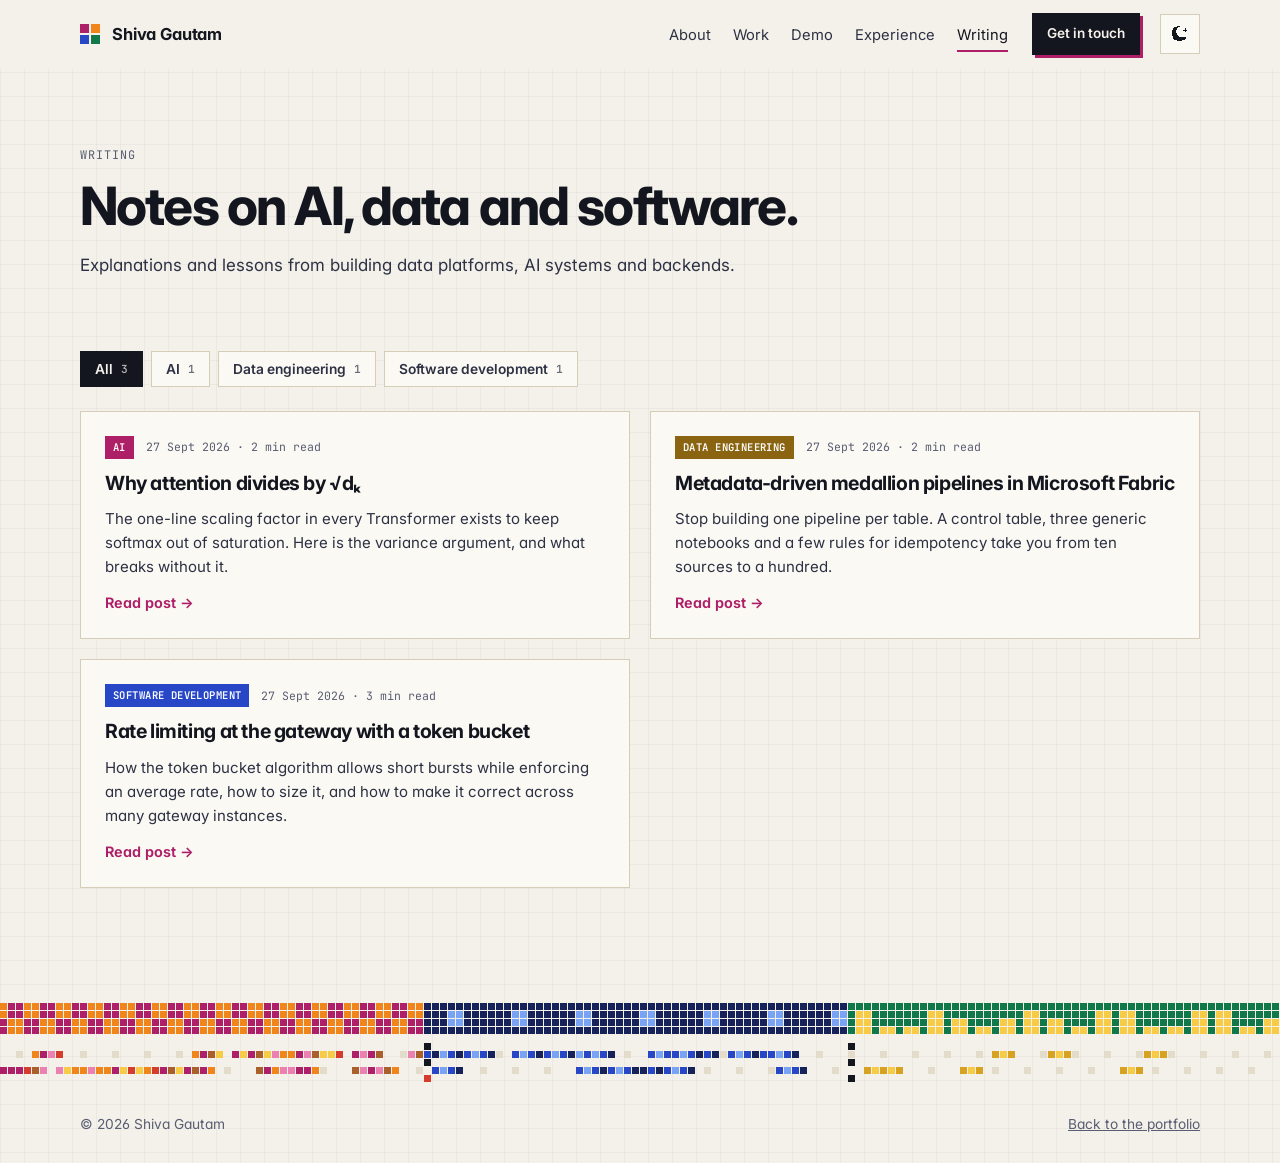
<file: blog.html>
<!doctype html>
<html lang="en" data-theme="light">
<head>
  <meta charset="utf-8">
  <meta name="viewport" content="width=device-width, initial-scale=1">
  <title>Writing · Shiva Gautam</title>
  <meta name="description" content="Notes on applied AI, data engineering and software development by Shiva Gautam.">
  <meta name="theme-color" content="#f4f1ea">
  <link rel="icon" href="assets/favicon.svg" type="image/svg+xml">
  <script>
    (function () {
      var theme = 'light';
      try {
        theme = localStorage.getItem('theme') || (matchMedia('(prefers-color-scheme: dark)').matches ? 'dark' : 'light');
      } catch (e) {}
      document.documentElement.setAttribute('data-theme', theme);
    })();
  </script>
  <link rel="preconnect" href="https://fonts.googleapis.com">
  <link rel="preconnect" href="https://fonts.gstatic.com" crossorigin>
  <link href="https://fonts.googleapis.com/css2?family=Inter:wght@400..800&family=JetBrains+Mono:wght@400;500;600&display=swap" rel="stylesheet">
  <link rel="stylesheet" href="styles.css">
</head>
<body>
  <a class="skip-link" href="#main">Skip to content</a>

  <header class="site-header">
    <nav class="nav container" aria-label="Primary">
      <a class="brand" href="index.html" aria-label="Shiva Gautam — home">
        <span class="brand-mark" aria-hidden="true"><i></i><i></i><i></i><i></i></span>
        <span class="brand-name">Shiva Gautam</span>
      </a>
      <div class="nav-tools">
        <button class="theme-toggle" type="button" aria-label="Switch to dark theme" title="Toggle theme">
          <svg class="icon-moon" viewBox="0 0 16 16" shape-rendering="crispEdges" aria-hidden="true"><path d="M5 1h3v1H5zM3 2h3v1H3zM2 3h3v1H2zM1 4h3v3H1zM1 7h4v2H1zM1 9h5v1H1zM2 10h5v1H2zM2 11h11v1H2zM3 12h9v1H3zM5 13h5v1H5zM12 3h1v1h-1zM11 4h3v1h-3zM12 5h1v1h-1z"/></svg>
          <svg class="icon-sun" viewBox="0 0 16 16" shape-rendering="crispEdges" aria-hidden="true"><path d="M7 0h2v2H7zM7 14h2v2H7zM0 7h2v2H0zM14 7h2v2h-2zM2 2h2v2H2zM12 2h2v2h-2zM2 12h2v2H2zM12 12h2v2h-2zM6 4h4v1h1v1h1v4h-1v1h-1v1H6v-1H5v-1H4V6h1V5h1z"/></svg>
        </button>
        <button class="nav-toggle" type="button" aria-expanded="false" aria-controls="nav-menu">
          <span class="sr-only">Toggle navigation</span><span aria-hidden="true"></span>
        </button>
      </div>
      <div class="nav-menu" id="nav-menu">
        <ul class="nav-links">
          <li><a href="index.html#about">About</a></li>
          <li><a href="index.html#work">Work</a></li>
          <li><a href="index.html#copilot">Demo</a></li>
          <li><a href="index.html#experience">Experience</a></li>
          <li><a href="blog.html" class="active" aria-current="page">Writing</a></li>
        </ul>
        <a class="btn btn-ink btn-small" href="index.html#contact">Get in touch</a>
      </div>
    </nav>
  </header>

  <main id="main" class="blog-main">
    <div class="container" id="blog-root">
      <noscript><p>Please enable JavaScript to read the posts.</p></noscript>
    </div>
  </main>

  <footer class="site-footer">
    <div class="footer-band" aria-hidden="true">
      <canvas data-scene="stream" data-cell="8" data-seed="23"></canvas>
    </div>
    <div class="container footer-inner">
      <p>© <span id="year">2026</span> Shiva Gautam</p>
      <p class="footer-note"><a href="index.html">Back to the portfolio</a></p>
    </div>
  </footer>

  <script src="js/engine.js"></script>
  <script src="js/scenes.js"></script>
  <script src="js/highlight.js"></script>
  <script src="js/posts.js"></script>
  <script src="js/main.js"></script>
  <script src="js/blog.js"></script>
</body>
</html>
</file>
<file: styles.css>
:root {
  --paper: #f4f1ea;
  --paper-2: #ece6d8;
  --card: #fbf9f4;
  --ink: #14161f;
  --ink-2: #2d3143;
  --muted: #585d72;
  --line: #d6cdb9;
  --gridline: rgba(20, 22, 31, 0.035);
  --header-bg: rgba(244, 241, 234, 0.86);
  --tint: rgba(236, 230, 216, 0.72);
  --frame-shadow: 0 1px 0 rgba(20, 22, 31, 0.04), 0 28px 56px -36px rgba(20, 22, 31, 0.4);
  --code-bg: #14161f;
  --code-ink: #e8e6df;

  --navy: #16225a;
  --blue: #2747c7;
  --sky: #79a3f4;
  --magenta: #ad1f66;
  --pink: #ec80b1;
  --green: #11784a;
  --mint: #5dd39e;
  --orange: #f0861b;
  --yellow: #f7cb46;
  --red: #d63c2c;
  --gold: #d6a21f;
  --gold-text: #8a6410;
  --accent-text: #ad1f66;

  --contact-bg: #16225a;
  --cream: #f4f1ea;
  --on-cream: #14161f;

  --display: 'Inter', system-ui, -apple-system, 'Segoe UI', Roboto, sans-serif;
  --sans: 'Inter', system-ui, -apple-system, 'Segoe UI', Roboto, sans-serif;
  --mono: 'JetBrains Mono', ui-monospace, 'Cascadia Code', Consolas, monospace;

  --container: 1200px;
  --gutter: clamp(20px, 4vw, 40px);
  --header-h: 68px;
  color-scheme: light;
}

[data-theme="dark"] {
  --paper: #0f1117;
  --paper-2: #151823;
  --card: #151823;
  --ink: #eceae3;
  --ink-2: #c4c6d2;
  --muted: #9095a9;
  --line: #2a2f40;
  --gridline: rgba(236, 234, 227, 0.035);
  --header-bg: rgba(15, 17, 23, 0.82);
  --tint: rgba(21, 24, 35, 0.75);
  --frame-shadow: 0 1px 0 rgba(0, 0, 0, 0.3), 0 28px 56px -30px rgba(0, 0, 0, 0.8);
  --code-bg: #0b0d12;

  --magenta: #e2528f;
  --blue: #6f8bff;
  --green: #36c585;
  --gold-text: #e0b44a;
  --accent-text: #f06aa8;
  --contact-bg: #111a48;
  color-scheme: dark;
}

*, *::before, *::after { box-sizing: border-box; }

html { scroll-behavior: smooth; scroll-padding-top: calc(var(--header-h) + 12px); }
@media (prefers-reduced-motion: reduce) { html { scroll-behavior: auto; } }

body {
  margin: 0;
  font-family: var(--sans);
  font-size: 16.5px;
  line-height: 1.6;
  color: var(--ink);
  background-color: var(--paper);
  background-image:
    linear-gradient(to right, var(--gridline) 1px, transparent 1px),
    linear-gradient(to bottom, var(--gridline) 1px, transparent 1px);
  background-size: 24px 24px;
  -webkit-font-smoothing: antialiased;
  text-rendering: optimizeLegibility;
  font-feature-settings: 'cv11', 'ss01';
  transition: background-color 0.25s ease, color 0.25s ease;
}

img, canvas { display: block; max-width: 100%; }
a { color: inherit; }
p { margin: 0 0 1em; }
ul, ol { margin: 0; padding: 0; list-style: none; }
h1, h2, h3, h4 { margin: 0; font-weight: 700; }
strong { font-weight: 600; color: var(--ink); }
sub { font-size: 0.7em; }
::selection { background: var(--magenta); color: #fff; }

:focus-visible { outline: 2px solid var(--ink); outline-offset: 3px; }

.container { width: 100%; max-width: var(--container); margin: 0 auto; padding: 0 var(--gutter); }
.mono { font-family: var(--mono); }
.sr-only {
  position: absolute; width: 1px; height: 1px; padding: 0; margin: -1px;
  overflow: hidden; clip: rect(0, 0, 0, 0); white-space: nowrap; border: 0;
}

.skip-link {
  position: absolute; left: 12px; top: -48px; z-index: 100;
  padding: 10px 14px; background: var(--ink); color: var(--paper);
  font-weight: 600; text-decoration: none;
}
.skip-link:focus { top: 12px; }

/* ---------- Type ---------- */

.display {
  font-family: var(--display);
  font-weight: 800;
  font-size: clamp(3.1rem, 7.4vw, 6.2rem);
  line-height: 0.95;
  letter-spacing: -0.045em;
}
.display--sm { font-size: clamp(2.3rem, 4.8vw, 4rem); line-height: 1.02; letter-spacing: -0.04em; margin-bottom: 20px; }
.h2 {
  font-family: var(--display);
  font-weight: 750;
  font-size: clamp(2.1rem, 4.2vw, 3.3rem);
  line-height: 1.04;
  letter-spacing: -0.035em;
}
.h3 {
  font-family: var(--display);
  font-weight: 650;
  font-size: clamp(1.35rem, 2.1vw, 1.7rem);
  line-height: 1.2;
  letter-spacing: -0.022em;
}
.h4 { font-family: var(--sans); font-size: 1.06rem; font-weight: 650; line-height: 1.3; letter-spacing: -0.01em; }

.kicker, .eyebrow, .pillar-index, .case-meta, .project-type {
  font-family: var(--mono);
  font-size: 0.74rem;
  letter-spacing: 0.08em;
  text-transform: uppercase;
  color: var(--muted);
  margin-bottom: 14px;
}

/* ---------- Buttons ---------- */

.btn {
  display: inline-flex; align-items: center; gap: 8px;
  padding: 13px 20px;
  border: 1.5px solid var(--ink);
  font-weight: 600; font-size: 0.95rem;
  text-decoration: none;
  transition: transform 0.15s ease, box-shadow 0.15s ease, background 0.15s ease, color 0.15s ease;
}
.btn-ink { background: var(--ink); color: var(--paper); box-shadow: 4px 4px 0 var(--magenta); }
.btn-ink:hover { transform: translate(-2px, -2px); box-shadow: 6px 6px 0 var(--magenta); }
.btn-line { background: transparent; color: var(--ink); }
.btn-line:hover { background: var(--ink); color: var(--paper); }
.btn-small { padding: 9px 14px; font-size: 0.85rem; box-shadow: 3px 3px 0 var(--magenta); }

.chip-btn {
  font: 500 0.78rem var(--mono);
  padding: 8px 12px;
  border: 1.5px solid var(--ink);
  background: var(--card);
  color: var(--ink);
  cursor: pointer;
  transition: background 0.15s ease, color 0.15s ease;
}
.chip-btn:hover:not(:disabled) { background: var(--ink); color: var(--paper); }
.chip-btn:disabled { opacity: 0.45; cursor: default; }

/* ---------- Header ---------- */

.site-header {
  position: sticky; top: 0; z-index: 50;
  background: var(--header-bg);
  backdrop-filter: saturate(1.4) blur(10px);
  -webkit-backdrop-filter: saturate(1.4) blur(10px);
  border-bottom: 1px solid transparent;
  transition: border-color 0.2s ease, background 0.25s ease;
}
.site-header.scrolled { border-bottom-color: var(--line); }
.nav { height: var(--header-h); display: flex; align-items: center; gap: 20px; }
.brand { display: inline-flex; align-items: center; gap: 12px; text-decoration: none; font-weight: 700; letter-spacing: -0.01em; margin-right: auto; }
.brand-mark { display: grid; grid-template-columns: repeat(2, 9px); gap: 2px; }
.brand-mark i { width: 9px; height: 9px; display: block; }
.brand-mark i:nth-child(1) { background: var(--magenta); }
.brand-mark i:nth-child(2) { background: var(--orange); }
.brand-mark i:nth-child(3) { background: var(--blue); }
.brand-mark i:nth-child(4) { background: var(--green); }
.nav-menu { display: flex; align-items: center; gap: 24px; }
.nav-links { display: flex; gap: 22px; }
.nav-links a {
  text-decoration: none; font-size: 0.92rem; color: var(--ink-2);
  padding: 6px 0; border-bottom: 2px solid transparent;
}
.nav-links a:hover, .nav-links a.active { color: var(--ink); border-bottom-color: var(--magenta); }
.nav-tools { order: 3; display: flex; gap: 8px; align-items: center; }
.nav-toggle { display: none; }
.theme-toggle {
  width: 40px; height: 40px; display: inline-grid; place-items: center;
  border: 1.5px solid var(--line); background: var(--card); color: var(--ink); cursor: pointer;
  transition: border-color 0.15s ease, transform 0.15s ease;
}
.theme-toggle:hover { border-color: var(--ink); transform: rotate(-8deg); }
.theme-toggle svg { width: 18px; height: 18px; fill: currentColor; }
.icon-sun { display: none; }
[data-theme="dark"] .icon-sun { display: block; }
[data-theme="dark"] .icon-moon { display: none; }

/* ---------- Hero ---------- */

.hero { position: relative; padding-top: clamp(28px, 5vw, 56px); }
.hero-grid {
  display: grid;
  grid-template-columns: minmax(0, 1fr) minmax(0, 1.02fr);
  gap: clamp(28px, 5vw, 72px);
  align-items: center;
  padding-bottom: clamp(40px, 5vw, 64px);
}
.eyebrow { display: inline-flex; align-items: center; gap: 10px; color: var(--ink-2); }
.pulse { width: 8px; height: 8px; background: var(--green); animation: pulse 2.4s infinite; }
@keyframes pulse { 0% { box-shadow: 0 0 0 0 rgba(17, 120, 74, 0.45); } 70% { box-shadow: 0 0 0 9px rgba(17, 120, 74, 0); } 100% { box-shadow: 0 0 0 0 rgba(17, 120, 74, 0); } }
@media (prefers-reduced-motion: reduce) { .pulse { animation: none; } }

.hero .display { margin-top: 6px; }
#hero-title { position: relative; }
.title-loading #hero-title, .pixel-title-on #hero-title { color: transparent; letter-spacing: -0.012em; font-feature-settings: normal; }
.title-pixels { position: absolute; pointer-events: none; }
.tagline {
  font-size: clamp(1.25rem, 1.9vw, 1.55rem);
  font-weight: 500;
  line-height: 1.35;
  letter-spacing: -0.018em;
  color: var(--ink-2);
  margin: 24px 0 18px;
  max-width: 34ch;
}
.tagline em { font-style: normal; color: var(--accent-text); font-weight: 650; }
.lede { color: var(--ink-2); max-width: 54ch; font-size: 1.02rem; }
.hero-actions { display: flex; flex-wrap: wrap; gap: 14px; margin-top: 28px; }
.hero-links { display: flex; flex-wrap: wrap; gap: 8px 22px; margin-top: 26px; font-size: 0.9rem; }
.hero-links a { color: var(--ink-2); text-underline-offset: 4px; text-decoration-color: var(--line); }
.hero-links a:hover { color: var(--ink); text-decoration-color: var(--magenta); }

.hero-figure { margin: 0; }
.scene-frame {
  position: relative;
  background: var(--card);
  border: 1px solid var(--line);
  aspect-ratio: 16 / 11;
  box-shadow: var(--frame-shadow);
}
.scene-frame::before, .scene-frame::after {
  content: ''; position: absolute; width: 10px; height: 10px; background: var(--ink); z-index: 1;
}
.scene-frame::before { top: -5px; left: -5px; }
.scene-frame::after { bottom: -5px; right: -5px; }
.scene-frame--hero { aspect-ratio: 1 / 1; max-height: 620px; margin-left: auto; }
.scene-frame canvas { width: 100%; height: 100%; touch-action: pan-y; }

.scene-caption { margin-top: 14px; font-size: 0.86rem; color: var(--muted); }
.caption-row { display: flex; flex-wrap: wrap; justify-content: space-between; gap: 4px 16px; align-items: baseline; }
.caption-title { color: var(--ink); font-weight: 600; }
.caption-meta { font-size: 0.78rem; color: var(--ink-2); }
.caption-note { margin: 8px 0 12px; line-height: 1.5; }
.scrubber { display: flex; align-items: center; gap: 12px; margin-top: 10px; font-size: 0.8rem; color: var(--ink-2); }
.scrubber input { flex: 1; accent-color: var(--magenta); }

.hero-band { position: relative; height: 104px; border-top: 1px solid var(--line); }
.hero-band canvas { width: 100%; height: 100%; }
.band-labels { position: absolute; inset: 0; pointer-events: none; }
.band-labels > span {
  position: absolute; top: 0; left: calc(var(--x) + 14px);
  transform: translateY(-50%);
  font: 500 0.7rem var(--mono); letter-spacing: 0.06em; text-transform: uppercase;
  background: var(--paper); color: var(--ink); border: 1px solid var(--ink);
  padding: 3px 8px; white-space: nowrap;
}

/* ---------- Metrics ---------- */

.impact { padding: clamp(40px, 5vw, 64px) 0; border-bottom: 1px solid var(--line); }
.metrics { display: grid; grid-template-columns: repeat(6, minmax(0, 1fr)); }
.metrics li { padding: 6px 20px 6px 18px; border-left: 1px solid var(--line); }
.metrics li:first-child { border-left: 0; padding-left: 0; }
.metrics strong {
  display: block; font-family: var(--display); font-weight: 750; letter-spacing: -0.04em;
  font-size: clamp(2rem, 3.3vw, 2.8rem); line-height: 1; margin-bottom: 10px; color: var(--ink);
}
.metrics span { display: block; font-size: 0.85rem; line-height: 1.45; color: var(--muted); }

/* ---------- Sections ---------- */

.section { position: relative; padding: clamp(72px, 9vw, 128px) 0; }
.section--tint { background: var(--tint); }
.section-head { max-width: 760px; margin-bottom: clamp(40px, 6vw, 72px); }
.section-head--split { max-width: none; display: flex; flex-wrap: wrap; align-items: flex-end; justify-content: space-between; gap: 20px 40px; }
.section-head--split > div { max-width: 700px; }
.section-lede { color: var(--ink-2); font-size: 1.06rem; margin-top: 18px; max-width: 62ch; }

.pattern-rule {
  position: absolute; top: 0; left: 0; right: 0; height: 16px;
  background: repeating-linear-gradient(90deg,
    var(--magenta) 0 32px, var(--orange) 32px 64px, var(--navy) 64px 96px,
    var(--sky) 96px 128px, var(--green) 128px 160px, var(--yellow) 160px 192px);
  -webkit-mask: conic-gradient(#000 25%, transparent 0 50%, #000 0 75%, transparent 0) 0 0 / 16px 16px;
  mask: conic-gradient(#000 25%, transparent 0 50%, #000 0 75%, transparent 0) 0 0 / 16px 16px;
}
[data-theme="dark"] .pattern-rule { opacity: 0.85; }
.pattern-rule--ai {
  background: repeating-linear-gradient(90deg,
    var(--navy) 0 24px, var(--blue) 24px 48px, var(--sky) 48px 72px,
    var(--pink) 72px 96px, var(--magenta) 96px 120px);
}

/* ---------- About ---------- */

.about-grid { display: grid; grid-template-columns: minmax(0, 0.8fr) minmax(0, 1.2fr); gap: clamp(32px, 6vw, 88px); align-items: center; }
.portrait { margin: 0; }
.portrait-frame {
  position: relative; background: var(--card); border: 1px solid var(--line); padding: 14px;
  box-shadow: var(--frame-shadow);
}
.portrait-frame::before {
  content: ''; position: absolute; left: -14px; bottom: -14px; width: 96px; height: 96px; z-index: -1;
  background: repeating-linear-gradient(90deg, var(--magenta) 0 12px, var(--orange) 12px 24px, var(--blue) 24px 36px, var(--green) 36px 48px);
  -webkit-mask: conic-gradient(#000 25%, transparent 0 50%, #000 0 75%, transparent 0) 0 0 / 24px 24px;
  mask: conic-gradient(#000 25%, transparent 0 50%, #000 0 75%, transparent 0) 0 0 / 24px 24px;
}
.portrait-frame::after {
  content: ''; position: absolute; top: -5px; right: -5px; width: 10px; height: 10px; background: var(--ink);
}
.portrait img { width: 100%; height: auto; aspect-ratio: 400 / 334; object-fit: cover; filter: saturate(0.95) contrast(1.02); }
.portrait figcaption { margin-top: 14px; font-size: 0.78rem; color: var(--muted); letter-spacing: 0.04em; }
.about-copy .h2 { margin-bottom: 4px; }
.about-text { color: var(--ink-2); max-width: 62ch; }


/* ---------- Pillars ---------- */

.pillar {
  display: grid;
  grid-template-columns: minmax(0, 1fr) minmax(0, 1.12fr);
  gap: clamp(28px, 5vw, 72px);
  align-items: start;
  padding: clamp(40px, 5vw, 64px) 0;
  border-top: 1px solid var(--line);
}
.pillar:first-of-type { border-top: 0; padding-top: 0; }
.pillar--flip .pillar-copy { order: 2; }
.pillar--flip .pillar-figure { order: 1; }
.pillar-copy > p { color: var(--ink-2); }
.pillar-copy .h3 { margin-bottom: 16px; }
.pillar-index { display: inline-flex; align-items: center; gap: 10px; color: var(--ink); }
.swatch { width: 12px; height: 12px; display: inline-block; }
.swatch-gold { background: var(--yellow); box-shadow: inset 0 0 0 2px var(--gold); }
.swatch-magenta { background: var(--magenta); }
.swatch-blue { background: var(--blue); }
.pillar-figure { margin: 0; position: sticky; top: calc(var(--header-h) + 24px); }

.evidence { margin: 20px 0 22px; display: grid; gap: 12px; }
.evidence li { position: relative; padding-left: 22px; color: var(--ink-2); font-size: 0.97rem; line-height: 1.55; }
.evidence li::before { content: ''; position: absolute; left: 0; top: 0.55em; width: 8px; height: 8px; background: var(--ink); }
#pillar-data .evidence li::before { background: var(--gold); }
#pillar-ai .evidence li::before { background: var(--magenta); }
#pillar-software .evidence li::before { background: var(--blue); }
.evidence a { font-weight: 600; text-underline-offset: 3px; text-decoration-color: var(--magenta); }

.tags { display: flex; flex-wrap: wrap; gap: 6px; }
.tags li {
  font-size: 0.78rem; font-weight: 500; line-height: 1;
  padding: 7px 9px; background: var(--card); border: 1px solid var(--line); color: var(--ink-2);
}

.dot { display: inline-block; width: 8px; height: 8px; margin: 0 4px 0 6px; vertical-align: 1px; }
.dot:first-child { margin-left: 0; }
.dot-blue { background: #2747c7; }
.dot-mint { background: var(--mint); }
.dot-orange { background: var(--orange); }
.dot-magenta { background: #ad1f66; }
.dot-red { background: var(--red); }

/* ---------- Case studies ---------- */

.cases { display: grid; grid-template-columns: repeat(2, minmax(0, 1fr)); gap: 24px; }
.case {
  background: var(--card); border: 1px solid var(--line);
  padding: clamp(24px, 3vw, 36px);
  display: flex; flex-direction: column; gap: 16px;
}
.case > p { color: var(--ink-2); margin: 0; }
.case--feature { border-top: 4px solid var(--ink); }
.case--feature:nth-child(1) { border-top-color: var(--magenta); }
.case--feature:nth-child(2) { border-top-color: var(--blue); }
.case-meta { margin-bottom: 10px; }
.case-summary { color: var(--ink-2); margin-top: 12px; margin-bottom: 0; }
.case-outcome { margin-top: auto !important; padding-top: 12px; border-top: 1px dashed var(--line); }
.case-outcome strong { font-size: 1.35rem; font-weight: 750; letter-spacing: -0.03em; }
.case-link { margin-top: auto; font-weight: 650; text-decoration: none; color: var(--accent-text); }
.case-link:hover { text-decoration: underline; text-underline-offset: 4px; }

.flow { display: grid; counter-reset: flow; padding: 16px 18px 4px; background: var(--paper); border: 1px solid var(--line); }
.flow li {
  position: relative; counter-increment: flow;
  display: grid; grid-template-columns: 26px minmax(0, 1fr); column-gap: 12px; align-items: center;
  padding-bottom: 14px; font-size: 0.88rem; font-weight: 600; line-height: 1.3;
}
.flow li::before {
  content: counter(flow, decimal-leading-zero); grid-row: span 2;
  width: 26px; height: 26px; display: grid; place-items: center; align-self: start;
  font: 600 0.66rem var(--mono); background: var(--ink); color: var(--paper);
}
.flow li:last-child::before { background: var(--magenta); color: #fff; }
.flow li small { grid-column: 2; font-weight: 400; color: var(--muted); font-size: 0.78rem; margin-top: 2px; }
.flow li:not(:last-child)::after {
  content: ''; position: absolute; left: 12px; top: 28px; bottom: 2px; width: 2px;
  background: repeating-linear-gradient(to bottom, var(--ink) 0 3px, transparent 3px 6px);
}
.case-grid { margin: 4px 0 0; display: grid; gap: 14px; }
.case-grid dt { font: 500 0.7rem var(--mono); letter-spacing: 0.08em; text-transform: uppercase; color: var(--muted); margin-bottom: 4px; }
.case-grid dd { margin: 0; color: var(--ink-2); font-size: 0.95rem; }

/* ---------- PySpark questions ---------- */

.pyspark-tools { display: flex; flex-wrap: wrap; gap: 8px; margin: -28px 0 28px; }
.pyspark-control {
  min-height: 40px; padding: 8px 12px; border: 1px solid var(--line);
  background: var(--card); color: var(--ink); font: 600 0.84rem var(--sans); cursor: pointer;
}
.pyspark-control:hover { border-color: var(--ink); }
.pyspark-groups { display: grid; grid-template-columns: repeat(2, minmax(0, 1fr)); gap: 40px 48px; }
.pyspark-group { min-width: 0; }
.pyspark-group-title { padding-bottom: 12px; border-bottom: 2px solid var(--ink); }
.pyspark-item { border-bottom: 1px solid var(--line); }
.pyspark-item summary {
  display: grid; grid-template-columns: 34px minmax(0, 1fr) 18px; gap: 10px;
  align-items: start; padding: 14px 2px; color: var(--ink); cursor: pointer; list-style: none;
}
.pyspark-item summary::-webkit-details-marker { display: none; }
.pyspark-item summary::after { content: '+'; text-align: center; font: 500 1.1rem var(--mono); color: var(--accent-text); }
.pyspark-item[open] summary::after { content: '−'; }
.pyspark-item summary:hover .pyspark-question { text-decoration: underline; text-decoration-color: var(--line); text-underline-offset: 4px; }
.pyspark-number { padding-top: 2px; font-size: 0.72rem; color: var(--muted); }
.pyspark-question { font-size: 0.94rem; font-weight: 600; line-height: 1.45; }
.pyspark-answer { padding: 0 28px 16px 46px; color: var(--ink-2); font-size: 0.9rem; line-height: 1.6; }
.pyspark-answer p { margin: 0 0 10px; }
.pyspark-answer p:last-child { margin-bottom: 0; }
.pyspark-answer pre { margin: 10px 0; padding: 12px; overflow-x: auto; background: var(--code-bg); color: var(--code-ink); font: 0.76rem/1.55 var(--mono); }
.pyspark-answer code { font-family: var(--mono); font-size: 0.88em; }
.pyspark-answer pre code { font-size: inherit; }

/* ---------- Copilot demo ---------- */

.copilot-grid { display: grid; grid-template-columns: minmax(0, 1fr) minmax(0, 1fr); gap: clamp(24px, 4vw, 48px); align-items: start; }
.copilot-left { position: sticky; top: calc(var(--header-h) + 20px); }
.scene-frame--agents { aspect-ratio: 16 / 10; }
.agent-tabs { display: grid; grid-template-columns: repeat(3, minmax(0, 1fr)); gap: 8px; margin-top: 22px; }
.agent-tab {
  display: flex; flex-direction: column; align-items: flex-start; gap: 4px; text-align: left;
  padding: 12px 12px 10px; background: var(--card); border: 1.5px solid var(--line); color: var(--ink);
  font: 600 0.88rem var(--sans); cursor: pointer; position: relative;
  transition: border-color 0.15s ease, transform 0.15s ease;
}
.agent-tab small { font: 500 0.68rem var(--mono); color: var(--muted); letter-spacing: 0.04em; }
.agent-tab .agent-dot { width: 10px; height: 10px; }
.agent-tab:hover { border-color: var(--ink); }
.agent-tab[aria-selected="true"] { border-color: var(--ink); box-shadow: 4px 4px 0 var(--agent-color); }
.agent-blue { --agent-color: #2747c7; }
.agent-green { --agent-color: #11784a; }
.agent-orange { --agent-color: #f0861b; }
[data-theme="dark"] .agent-blue { --agent-color: #6f8bff; }
[data-theme="dark"] .agent-green { --agent-color: #36c585; }
.agent-dot { display: inline-block; background: var(--agent-color); }
.agent-questions { margin-top: 16px; display: grid; gap: 8px; }
.agent-source { margin: 0 0 4px; font-size: 0.72rem; color: var(--muted); letter-spacing: 0.04em; }
.question {
  display: grid; grid-template-columns: 30px minmax(0, 1fr); gap: 10px; align-items: start; text-align: left;
  padding: 12px 14px; background: var(--card); border: 1px solid var(--line); color: var(--ink-2);
  font: 500 0.92rem/1.45 var(--sans); cursor: pointer;
  transition: border-color 0.15s ease, color 0.15s ease, transform 0.15s ease;
}
.question:hover { border-color: var(--ink); color: var(--ink); transform: translateX(3px); }
.question.is-active { border-color: var(--ink); color: var(--ink); background: var(--paper); }
.q-mark { font-size: 0.7rem; font-weight: 600; padding-top: 2px; color: var(--muted); }
.question.is-active .q-mark { color: var(--accent-text); }

.trace-panel { background: var(--card); border: 1px solid var(--line); box-shadow: var(--frame-shadow); }
.trace-head { padding: 16px 20px; border-bottom: 1px solid var(--line); display: grid; gap: 4px; }
.trace-title { margin: 0; font-size: 0.74rem; letter-spacing: 0.08em; text-transform: uppercase; display: flex; align-items: center; gap: 8px; }
.trace-dot { width: 8px; height: 8px; background: var(--green); }
.trace-status { margin: 0; font-size: 0.88rem; color: var(--ink-2); min-height: 1.4em; }
.trace { padding: 8px 20px 12px; counter-reset: none; }
.step { display: grid; grid-template-columns: 28px minmax(0, 1fr); gap: 12px; padding: 12px 0; border-bottom: 1px dashed var(--line); }
.step:last-child { border-bottom: 0; }
.step-icon {
  width: 28px; height: 28px; display: grid; place-items: center;
  font: 600 0.66rem var(--mono); border: 1.5px solid var(--line); color: var(--muted);
}
.step-label { margin: 3px 0 0; font-weight: 600; font-size: 0.92rem; color: var(--muted); }
.step-content:empty { display: none; }
.step-content { margin-top: 8px; font-size: 0.9rem; color: var(--ink-2); animation: fadein 0.35s ease; }
.step-content p { margin: 0 0 6px; }
.step[data-state="active"] .step-icon { border-color: var(--magenta); color: var(--accent-text); animation: blink 1s steps(2, start) infinite; }
.step[data-state="active"] .step-label { color: var(--ink); }
.step[data-state="done"] .step-icon { background: var(--ink); border-color: var(--ink); color: var(--paper); }
.step[data-state="done"] .step-label { color: var(--ink); }
@keyframes blink { 50% { background: color-mix(in srgb, var(--magenta) 18%, transparent); } }
@keyframes fadein { from { opacity: 0; transform: translateY(4px); } to { opacity: 1; transform: none; } }
@media (prefers-reduced-motion: reduce) { .step[data-state="active"] .step-icon, .step-content { animation: none; } }
.q-text { font-weight: 600; color: var(--ink); }
.plan { display: grid; gap: 4px; font: 0.8rem/1.5 var(--mono); color: var(--ink-2); }
.plan li { padding-left: 16px; position: relative; animation: fadein 0.3s ease; }
.plan li::before { content: '›'; position: absolute; left: 2px; color: var(--accent-text); }
.agent-pill { display: inline-block; padding: 2px 8px; margin-right: 6px; font: 600 0.74rem var(--mono); color: #fff; background: var(--agent-color); }
.check { color: var(--green); font-weight: 600; margin-top: 8px !important; }
.answer-text { color: var(--ink); font-weight: 500; }
.step-meta { font-size: 0.72rem; color: var(--muted); margin-top: 6px !important; }

.code {
  margin: 0; padding: 14px 16px; overflow-x: auto; position: relative;
  background: var(--code-bg); color: var(--code-ink); border: 1px solid #000;
  font: 0.8rem/1.6 var(--mono); tab-size: 4;
}
.code::before {
  content: attr(data-lang); position: absolute; top: 0; right: 0; padding: 2px 8px;
  font: 600 0.62rem var(--mono); letter-spacing: 0.08em; background: #2a2f40; color: #c4c6d2;
}
.code code { font: inherit; white-space: pre; }
.tok-k { color: #ff8fc1; font-weight: 600; }
.tok-f { color: #8fb4ff; }
.tok-s { color: #9be3b8; }
.tok-n { color: #ffcf6e; }
.tok-c { color: #7c8196; font-style: italic; }
.tok-o { color: #ff9f55; font-weight: 700; }

.table-wrap { overflow-x: auto; border: 1px solid var(--line); }
.result-table { width: 100%; border-collapse: collapse; font-size: 0.84rem; }
.result-table th, .result-table td { padding: 7px 10px; text-align: left; border-bottom: 1px solid var(--line); white-space: nowrap; }
.result-table th { font: 600 0.7rem var(--mono); letter-spacing: 0.04em; text-transform: uppercase; color: var(--muted); background: var(--paper); }
.result-table tr:last-child td { border-bottom: 0; }
.result-table td.num { text-align: right; font-family: var(--mono); font-size: 0.8rem; }
.result-table th:not(:first-child) { text-align: right; }

/* ---------- Timeline ---------- */

.timeline { position: relative; display: grid; }
.role { display: grid; grid-template-columns: 40px minmax(0, 1fr); gap: clamp(12px, 2vw, 28px); }
.role-rail { position: relative; display: flex; justify-content: center; }
.role-rail::before { content: ''; position: absolute; top: 0; bottom: 0; width: 2px; background: repeating-linear-gradient(to bottom, var(--ink) 0 6px, transparent 6px 12px); }
.role:last-child .role-rail::before { bottom: auto; height: 36px; }
.node { position: relative; margin-top: 10px; width: 18px; height: 18px; background: var(--paper); border: 3px solid var(--ink); }
.node-now { background: var(--magenta); border-color: var(--magenta); box-shadow: 0 0 0 5px color-mix(in srgb, var(--magenta) 18%, transparent); }
.role-body { padding-bottom: clamp(40px, 5vw, 64px); }
.role-head { display: flex; flex-wrap: wrap; justify-content: space-between; align-items: baseline; gap: 8px 24px; margin-bottom: 10px; }
.role-org { font-weight: 600; margin: 6px 0 0; }
.role-place { font-weight: 400; color: var(--muted); }
.role-dates { font-size: 0.82rem; color: var(--ink); background: var(--card); border: 1px solid var(--line); padding: 5px 10px; margin: 0; }
.role-summary { color: var(--muted); }
.role-points { display: grid; gap: 10px; margin: 6px 0 20px; max-width: 80ch; }
.role-points li { position: relative; padding-left: 22px; color: var(--ink-2); }
.role-points li::before { content: ''; position: absolute; left: 0; top: 0.62em; width: 10px; height: 2px; background: var(--ink); }

/* ---------- Projects ---------- */

.projects { display: grid; grid-template-columns: repeat(3, minmax(0, 1fr)); gap: 20px; }
.project {
  background: var(--card); border: 1px solid var(--line);
  padding: 26px; display: flex; flex-direction: column; gap: 12px;
  transition: transform 0.18s ease, box-shadow 0.18s ease, border-color 0.18s ease;
}
.project:hover { transform: translate(-3px, -3px); box-shadow: 6px 6px 0 var(--ink); border-color: var(--ink); }
.project p { margin: 0; color: var(--ink-2); font-size: 0.95rem; }
.project .project-type { margin: 0; color: var(--muted); }
.project-stat strong { font-size: 1.5rem; font-weight: 750; letter-spacing: -0.03em; }
.project-link { margin-top: auto; padding-top: 10px; font-weight: 600; font-size: 0.9rem; text-decoration: none; border-top: 1px dashed var(--line); }
.project-link:hover { color: var(--accent-text); }

/* ---------- Writing ---------- */

.filters { display: flex; flex-wrap: wrap; gap: 8px; margin-bottom: 24px; }
.filter {
  display: inline-flex; align-items: center; gap: 8px;
  padding: 9px 14px; background: var(--card); border: 1.5px solid var(--line); color: var(--ink-2);
  font: 600 0.86rem var(--sans); cursor: pointer; transition: border-color 0.15s ease, background 0.15s ease, color 0.15s ease;
}
.filter:hover { border-color: var(--ink); color: var(--ink); }
.filter[aria-pressed="true"] { background: var(--ink); border-color: var(--ink); color: var(--paper); }
.filter-count { font-size: 0.7rem; opacity: 0.7; }
.posts { display: grid; grid-template-columns: repeat(3, minmax(0, 1fr)); gap: 20px; }
.posts--list { grid-template-columns: repeat(2, minmax(0, 1fr)); }
.post-card { display: flex; }
.post-link {
  display: flex; flex-direction: column; gap: 12px; width: 100%;
  padding: 24px; background: var(--card); border: 1px solid var(--line); text-decoration: none;
  transition: transform 0.18s ease, box-shadow 0.18s ease, border-color 0.18s ease;
}
.post-link:hover { transform: translate(-3px, -3px); box-shadow: 6px 6px 0 var(--ink); border-color: var(--ink); }
.post-meta { display: flex; flex-wrap: wrap; align-items: center; gap: 8px 12px; margin: 0; font-size: 0.72rem; color: var(--muted); }
.cat-chip { padding: 3px 8px; font-weight: 600; color: #fff; text-decoration: none; letter-spacing: 0.04em; text-transform: uppercase; font-size: 0.66rem; }
.cat-ai { background: #ad1f66; }
.cat-data { background: #8a6410; }
.cat-software { background: #2747c7; }
.post-title { font-size: 1.22rem; line-height: 1.25; letter-spacing: -0.02em; font-weight: 700; }
.post-summary { margin: 0; color: var(--ink-2); font-size: 0.94rem; }
.post-cta { margin-top: auto; font-weight: 650; font-size: 0.9rem; color: var(--accent-text); }
.post-empty { grid-column: 1 / -1; padding: 28px; background: var(--card); border: 1px dashed var(--line); color: var(--muted); }

/* Blog page */
.blog-main { padding: clamp(40px, 6vw, 80px) 0 clamp(72px, 9vw, 120px); }
.article { max-width: 760px; margin: 0 auto; }
.back-link { display: inline-block; margin-bottom: 28px; font-size: 0.8rem; color: var(--muted); text-decoration: none; }
.back-link:hover { color: var(--ink); }
.article-title { font-size: clamp(2rem, 4.6vw, 3.2rem); line-height: 1.06; letter-spacing: -0.035em; font-weight: 800; margin: 16px 0 16px; }
.article-lede { font-size: 1.18rem; color: var(--ink-2); line-height: 1.55; padding-bottom: 28px; border-bottom: 1px solid var(--line); margin-bottom: 36px; }
.prose { font-size: 1.05rem; line-height: 1.75; color: var(--ink-2); }
.prose h3 { font-size: 1.5rem; letter-spacing: -0.025em; color: var(--ink); margin: 2.2em 0 0.6em; }
.prose h4 { font-size: 1.15rem; color: var(--ink); margin: 1.8em 0 0.5em; }
.prose p { margin: 0 0 1.15em; }
.prose ul, .prose ol { margin: 0 0 1.2em; padding-left: 1.3em; }
.prose ul { list-style: square; }
.prose ol { list-style: decimal; }
.prose li { margin-bottom: 0.4em; }
.prose li::marker { color: var(--magenta); }
.prose a { color: var(--accent-text); text-underline-offset: 3px; }
.prose code { font: 0.88em var(--mono); background: var(--card); border: 1px solid var(--line); padding: 1px 5px; }
.prose .code { margin: 1.4em 0; font-size: 0.84rem; }
.prose .code code { background: none; border: 0; padding: 0; }
.prose blockquote { margin: 1.6em 0; padding: 4px 0 4px 20px; border-left: 4px solid var(--magenta); color: var(--ink); font-size: 1.12rem; font-weight: 550; }
.prose blockquote p { margin: 0; }
.article-foot { margin-top: 48px; padding-top: 24px; border-top: 1px solid var(--line); color: var(--muted); font-size: 0.95rem; }
.article-foot p { margin: 0 0 6px; }
.related { max-width: 1100px; margin: 72px auto 0; }
.related .posts { grid-template-columns: repeat(2, minmax(0, 1fr)); }

/* ---------- Credentials ---------- */

.credentials { display: grid; grid-template-columns: minmax(0, 1.5fr) minmax(0, 1fr); gap: clamp(28px, 5vw, 64px); }
.sub-head { margin-bottom: 18px; }
.cert-list { display: grid; gap: 10px; }
.cert {
  display: grid; grid-template-columns: 84px minmax(0, 1fr) auto; align-items: center; gap: 16px;
  background: var(--card); border: 1px solid var(--line); padding: 16px 18px;
}
.cert-code { font-weight: 600; font-size: 0.82rem; background: var(--ink); color: var(--paper); padding: 6px 8px; text-align: center; }
.cert-name { font-weight: 600; }
.cert a { font-size: 0.86rem; color: var(--ink-2); text-underline-offset: 3px; white-space: nowrap; }
.cert a:hover { color: var(--accent-text); }
.edu-card { position: relative; background: var(--card); border: 1px solid var(--line); padding: 28px; overflow: hidden; }
.edu-card::after {
  content: ''; position: absolute; right: 0; top: 0; width: 72px; height: 72px;
  background: repeating-linear-gradient(90deg, var(--navy) 0 12px, var(--magenta) 12px 24px, var(--orange) 24px 36px);
  -webkit-mask: conic-gradient(#000 25%, transparent 0 50%, #000 0 75%, transparent 0) 0 0 / 24px 24px;
  mask: conic-gradient(#000 25%, transparent 0 50%, #000 0 75%, transparent 0) 0 0 / 24px 24px;
}
.edu-dates { font-size: 0.8rem; color: var(--muted); margin-bottom: 12px; }
.edu-degree { font-size: 1.45rem; font-weight: 750; line-height: 1.2; letter-spacing: -0.03em; max-width: 17ch; margin-bottom: 14px; color: var(--ink); }
.edu-school { font-weight: 600; margin-bottom: 2px; }
.edu-uni { color: var(--muted); }
.edu-grade { margin: 18px 0 0; padding-top: 16px; border-top: 1px dashed var(--line); }
.edu-grade strong { font-weight: 800; font-size: 2.2rem; line-height: 1; letter-spacing: -0.04em; }
.edu-grade span { font: 500 0.75rem var(--mono); color: var(--muted); margin-left: 6px; letter-spacing: 0.06em; }

/* ---------- Contact ---------- */

.contact { background: var(--contact-bg); color: var(--cream); padding: clamp(72px, 9vw, 120px) 0; }
.contact .kicker { color: rgba(244, 241, 234, 0.7); }
.contact .section-lede { color: rgba(244, 241, 234, 0.85); }
.contact strong { color: var(--cream); }
.contact-inner { display: grid; grid-template-columns: minmax(0, 1.4fr) minmax(0, 1fr); gap: clamp(32px, 6vw, 80px); align-items: end; }
.contact-list { display: grid; gap: 0; margin-top: 28px; border-top: 1px solid rgba(244, 241, 234, 0.2); max-width: 560px; }
.contact-list li { display: grid; grid-template-columns: 96px minmax(0, 1fr); align-items: baseline; gap: 16px; padding: 12px 0; border-bottom: 1px solid rgba(244, 241, 234, 0.2); }
.contact-kind { font-size: 0.72rem; letter-spacing: 0.08em; text-transform: uppercase; color: rgba(244, 241, 234, 0.65); }
.contact-list a { color: var(--cream); font-weight: 600; font-size: 1.05rem; text-decoration: none; overflow-wrap: anywhere; }
.contact-list a:hover { color: var(--yellow); }
.resume-box .sub-head { color: var(--cream); }
.resume-link {
  display: grid; grid-template-columns: minmax(0, 1fr) auto; gap: 2px 16px;
  padding: 18px 20px; margin-bottom: 12px; text-decoration: none;
  background: var(--cream); color: var(--on-cream); border: 1.5px solid var(--cream);
  transition: transform 0.15s ease, box-shadow 0.15s ease;
}
.resume-link:hover { transform: translate(-2px, -2px); box-shadow: 5px 5px 0 var(--orange); }
.resume-kind { font-weight: 700; }
.resume-desc { grid-column: 1; font-size: 0.86rem; color: #555a6e; }
.resume-cta { grid-column: 2; grid-row: 1 / span 2; align-self: center; font-size: 0.82rem; font-weight: 600; }

/* ---------- Footer ---------- */

.footer-band { height: 88px; }
.footer-band canvas { width: 100%; height: 100%; }
.footer-inner { display: flex; flex-wrap: wrap; justify-content: space-between; gap: 8px 24px; padding-top: 22px; padding-bottom: 28px; font-size: 0.86rem; color: var(--muted); }
.footer-inner p { margin: 0; }

/* ---------- Reveal ---------- */

.js-reveal .reveal { opacity: 0; transform: translateY(16px); transition: opacity 0.6s ease, transform 0.6s ease; }
.js-reveal .reveal.in { opacity: 1; transform: none; }

/* ---------- Responsive ---------- */

@media (max-width: 1180px) {
  .nav-toggle {
    display: inline-flex; align-items: center; justify-content: center;
    width: 40px; height: 40px; border: 1.5px solid var(--ink); background: var(--card); cursor: pointer;
  }
  .nav-toggle span[aria-hidden] { position: relative; width: 18px; height: 2px; background: var(--ink); }
  .nav-toggle span[aria-hidden]::before, .nav-toggle span[aria-hidden]::after {
    content: ''; position: absolute; left: 0; width: 18px; height: 2px; background: var(--ink);
  }
  .nav-toggle span[aria-hidden]::before { top: -6px; }
  .nav-toggle span[aria-hidden]::after { top: 6px; }
  .nav-menu {
    position: absolute; top: var(--header-h); left: 0; right: 0;
    flex-direction: column; align-items: stretch; gap: 16px;
    padding: 20px var(--gutter) 28px; background: var(--paper); border-bottom: 1px solid var(--line);
    display: none;
  }
  .nav-menu.open { display: flex; }
  .nav-links { flex-direction: column; gap: 4px; }
  .nav-links a { display: block; padding: 10px 0; font-size: 1.05rem; }
}

@media (max-width: 1080px) {
  .metrics { grid-template-columns: repeat(3, minmax(0, 1fr)); row-gap: 28px; }
  .metrics li:nth-child(4) { border-left: 0; padding-left: 0; }
  .projects, .posts { grid-template-columns: repeat(2, minmax(0, 1fr)); }
}

@media (max-width: 900px) {
  .hero-grid { grid-template-columns: 1fr; }
  .scene-frame--hero { margin: 0 auto; max-width: 560px; }
  .about-grid { grid-template-columns: 1fr; }
  .portrait { max-width: 420px; }
  .pillar { grid-template-columns: 1fr; }
  .pillar--flip .pillar-copy { order: 1; }
  .pillar--flip .pillar-figure { order: 2; }
  .pillar-figure, .copilot-left { position: static; }
  .cases, .copilot-grid, .credentials, .contact-inner, .posts--list, .related .posts { grid-template-columns: 1fr; }
  .pyspark-groups { gap: 32px; }
}

@media (max-width: 600px) {
  body { font-size: 16px; }
  .brand-name { font-size: 0.98rem; }
  .metrics { grid-template-columns: repeat(2, minmax(0, 1fr)); }
  .metrics li, .metrics li:nth-child(4) { border-left: 0; padding-left: 0; }
  .projects, .posts { grid-template-columns: 1fr; }
  .pyspark-groups { grid-template-columns: 1fr; gap: 28px; }
  .pyspark-tools { margin-top: -20px; }
  .pyspark-answer { padding-left: 44px; }
  .hero-band { height: 84px; }
  .band-labels > span { font-size: 0.6rem; padding: 2px 5px; left: calc(var(--x) + 6px); }
  .band-desc { display: none; }
  .agent-tabs { grid-template-columns: 1fr; }
  .cert { grid-template-columns: 1fr auto; }
  .cert-code { justify-self: start; }
  .cert-name { grid-column: 1 / -1; grid-row: 2; }
  .contact-list li { grid-template-columns: 1fr; gap: 2px; }
}

@media print {
  .site-header, .hero-band, .footer-band, .scene-frame, .scene-caption, .chip-btn, .copilot { display: none !important; }
  body { background: #fff; color: #000; }
  .contact { background: #fff; color: #000; }
}
</file>
